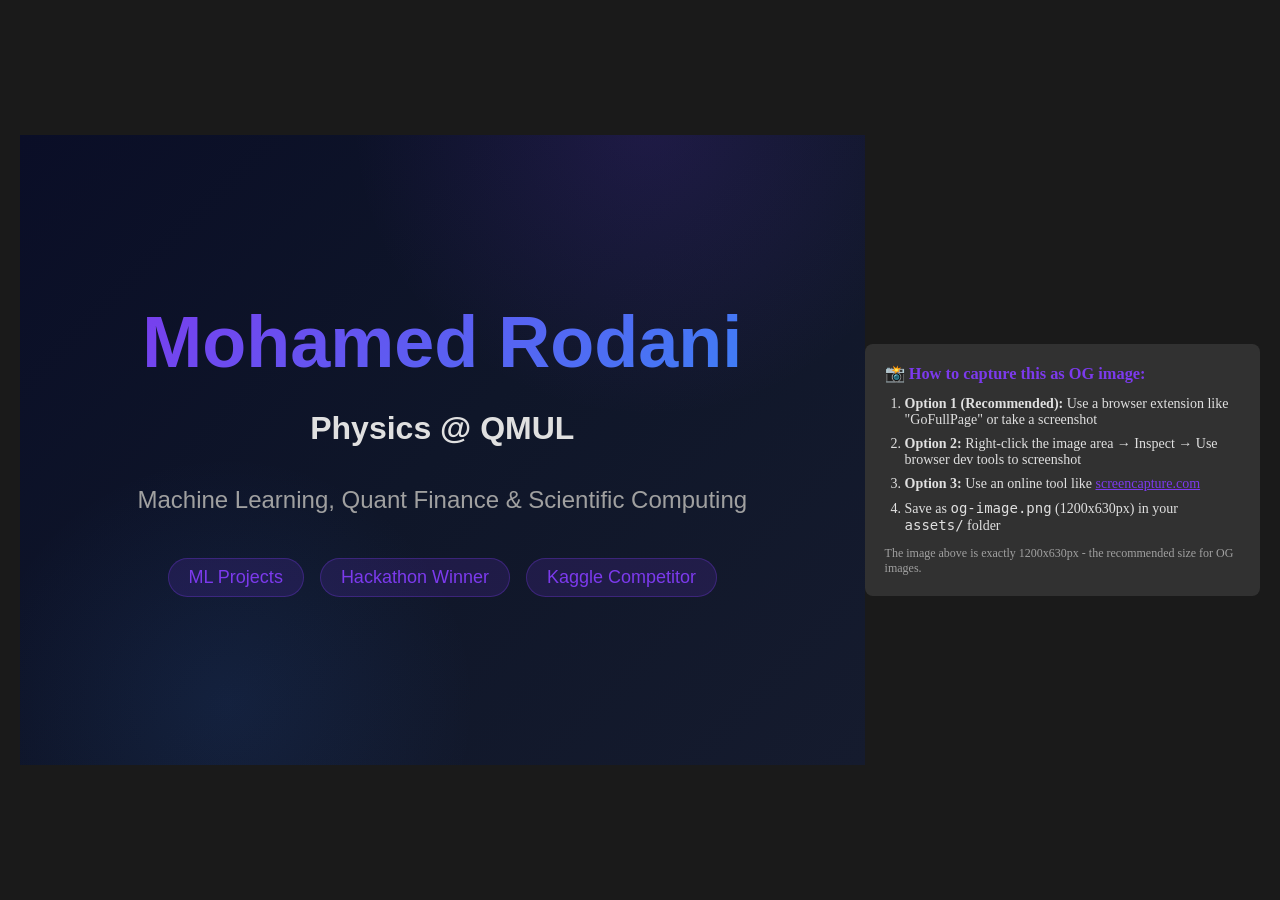
<file: generate-og-image.html>
<!DOCTYPE html>
<html lang="en">
<head>
    <meta charset="UTF-8">
    <meta name="viewport" content="width=device-width, initial-scale=1.0">
    <title>OG Image Generator</title>
    <style>
        * {
            margin: 0;
            padding: 0;
            box-sizing: border-box;
        }

        body {
            display: flex;
            justify-content: center;
            align-items: center;
            min-height: 100vh;
            background: #1a1a1a;
            padding: 20px;
        }

        .og-image {
            width: 1200px;
            height: 630px;
            background: linear-gradient(135deg, #0a0e27 0%, #0f1629 50%, #151b2e 100%);
            display: flex;
            flex-direction: column;
            justify-content: center;
            align-items: center;
            padding: 80px;
            position: relative;
            overflow: hidden;
            font-family: 'Inter', -apple-system, BlinkMacSystemFont, 'Segoe UI', sans-serif;
        }

        /* Decorative background elements */
        .og-image::before {
            content: '';
            position: absolute;
            top: -50%;
            right: -10%;
            width: 600px;
            height: 600px;
            background: radial-gradient(circle, rgba(124, 58, 237, 0.15) 0%, transparent 70%);
            border-radius: 50%;
        }

        .og-image::after {
            content: '';
            position: absolute;
            bottom: -30%;
            left: -5%;
            width: 500px;
            height: 500px;
            background: radial-gradient(circle, rgba(59, 130, 246, 0.1) 0%, transparent 70%);
            border-radius: 50%;
        }

        .content {
            position: relative;
            z-index: 1;
            text-align: center;
            width: 100%;
        }

        .name {
            font-size: 72px;
            font-weight: 700;
            background: linear-gradient(135deg, #7c3aed 0%, #3b82f6 100%);
            -webkit-background-clip: text;
            -webkit-text-fill-color: transparent;
            background-clip: text;
            margin-bottom: 24px;
            line-height: 1.1;
        }

        .tagline {
            font-size: 32px;
            color: #e0e0e0;
            font-weight: 600;
            margin-bottom: 32px;
            line-height: 1.4;
        }

        .subtitle {
            font-size: 24px;
            color: #a0a0a0;
            font-weight: 400;
            line-height: 1.5;
            max-width: 900px;
            margin: 0 auto;
        }

        .badges {
            display: flex;
            justify-content: center;
            gap: 16px;
            margin-top: 40px;
            flex-wrap: wrap;
        }

        .badge {
            padding: 8px 20px;
            background: rgba(124, 58, 237, 0.15);
            border: 1px solid rgba(124, 58, 237, 0.3);
            border-radius: 24px;
            color: #7c3aed;
            font-size: 18px;
            font-weight: 500;
        }

        .instructions {
            margin-top: 40px;
            padding: 20px;
            background: rgba(255, 255, 255, 0.1);
            border-radius: 8px;
            color: #e0e0e0;
            font-size: 14px;
            max-width: 600px;
            margin-left: auto;
            margin-right: auto;
        }

        .instructions h3 {
            margin-bottom: 12px;
            color: #7c3aed;
        }

        .instructions ol {
            text-align: left;
            padding-left: 20px;
        }

        .instructions li {
            margin-bottom: 8px;
        }
    </style>
</head>
<body>
    <div class="og-image" id="ogImage">
        <div class="content">
            <h1 class="name">Mohamed Rodani</h1>
            <p class="tagline">Physics @ QMUL</p>
            <p class="subtitle">Machine Learning, Quant Finance & Scientific Computing</p>
            <div class="badges">
                <span class="badge">ML Projects</span>
                <span class="badge">Hackathon Winner</span>
                <span class="badge">Kaggle Competitor</span>
            </div>
        </div>
    </div>

    <div class="instructions">
        <h3>📸 How to capture this as OG image:</h3>
        <ol>
            <li><strong>Option 1 (Recommended):</strong> Use a browser extension like "GoFullPage" or take a screenshot</li>
            <li><strong>Option 2:</strong> Right-click the image area → Inspect → Use browser dev tools to screenshot</li>
            <li><strong>Option 3:</strong> Use an online tool like <a href="https://www.screencapture.com" style="color: #7c3aed;">screencapture.com</a></li>
            <li>Save as <code>og-image.png</code> (1200x630px) in your <code>assets/</code> folder</li>
        </ol>
        <p style="margin-top: 12px; font-size: 12px; color: #a0a0a0;">
            The image above is exactly 1200x630px - the recommended size for OG images.
        </p>
    </div>

    <script>
        // Make sure the image is exactly 1200x630px
        const ogImage = document.getElementById('ogImage');
        console.log('OG Image dimensions:', ogImage.offsetWidth, 'x', ogImage.offsetHeight);
    </script>
</body>
</html>
</file>
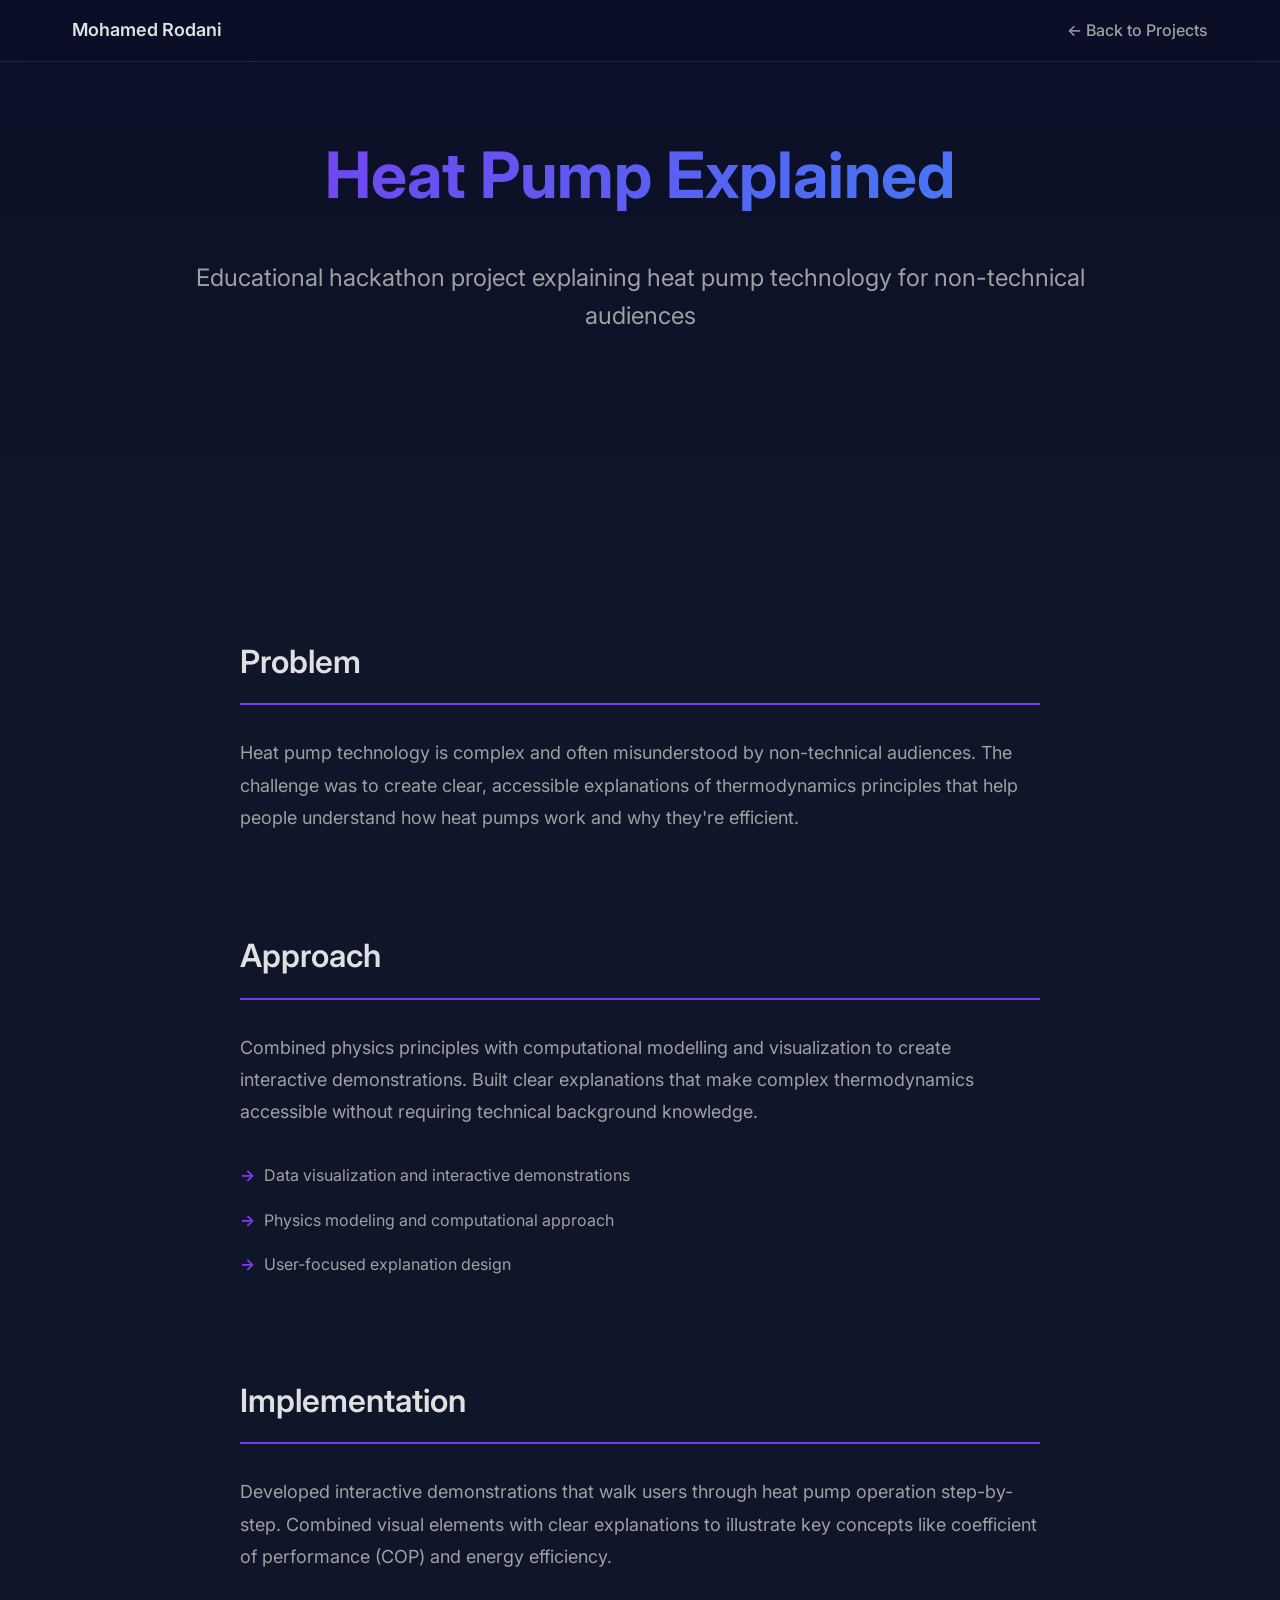
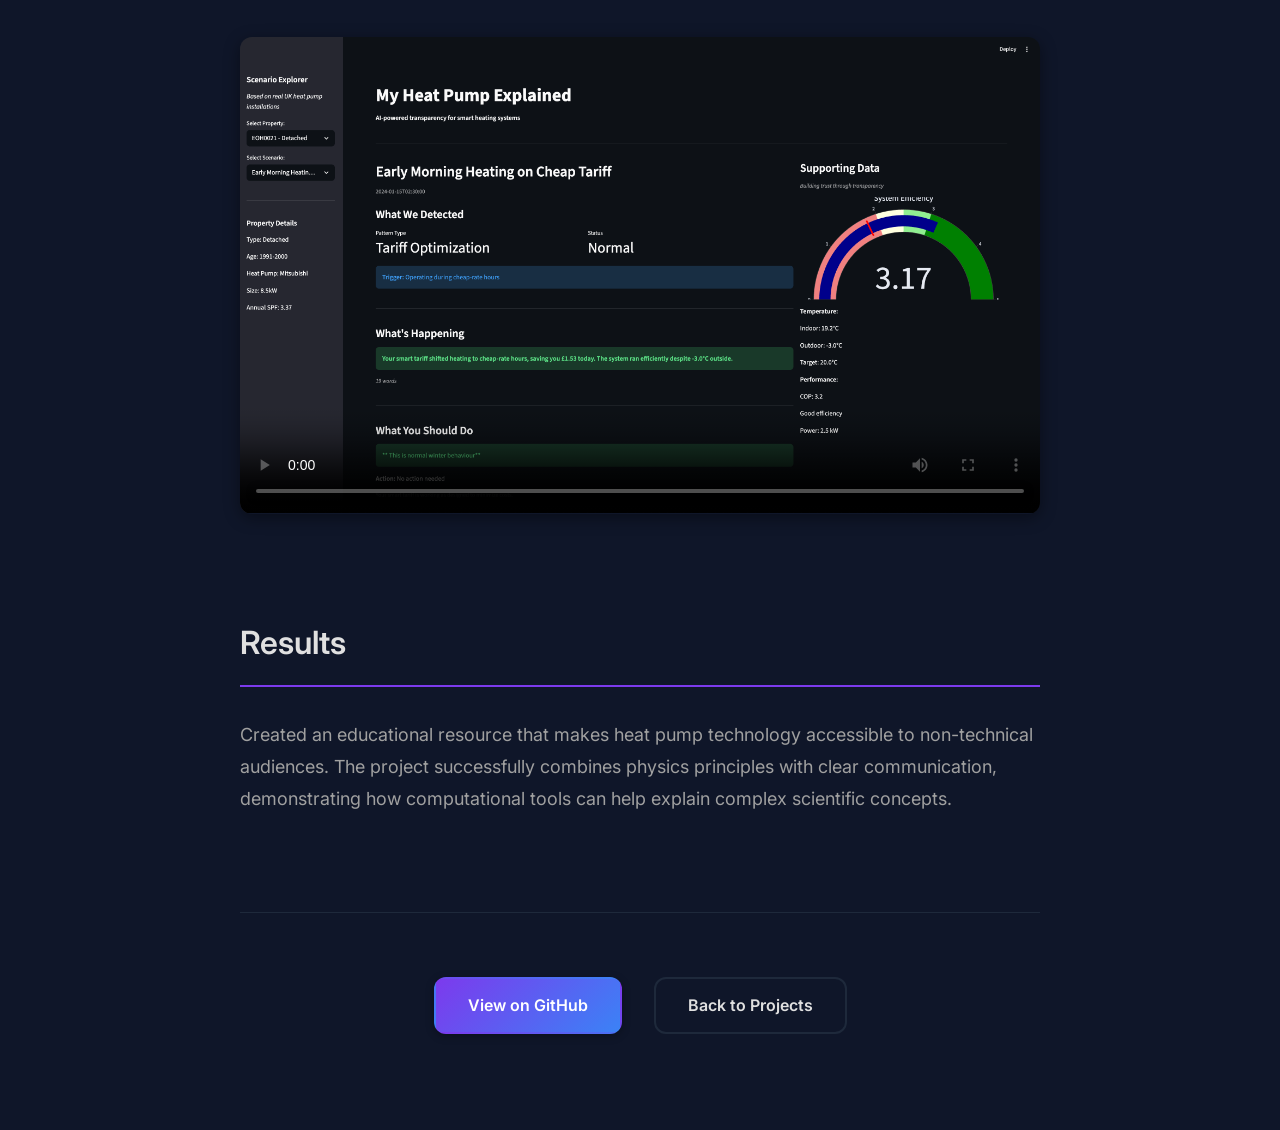
<file: projects/heat-pump-explained.html>
<!DOCTYPE html>
<html lang="en">
<head>
    <meta charset="UTF-8">
    <meta name="viewport" content="width=device-width, initial-scale=1.0">
    <title>Heat Pump Explained - Case Study | Mohamed Rodani</title>
    <link rel="stylesheet" href="../styles.css">
    <link rel="preconnect" href="https://fonts.googleapis.com">
    <link rel="preconnect" href="https://fonts.gstatic.com" crossorigin>
    <link href="https://fonts.googleapis.com/css2?family=Inter:wght@300;400;500;600;700&display=swap" rel="stylesheet">
</head>
<body>
    <!-- Navigation Bar -->
    <nav class="navbar" id="navbar" aria-label="Main navigation">
        <div class="nav-container">
            <div class="nav-logo">
                <a href="../index.html">Mohamed Rodani</a>
            </div>
            <a href="../index.html#projects" class="nav-link">← Back to Projects</a>
        </div>
    </nav>

    <!-- Case Study Hero -->
    <section class="case-study-hero">
        <div class="container">
            <div class="case-study-header reveal">
                <h1 class="case-study-title">Heat Pump Explained</h1>
                <p class="case-study-subtitle">Educational hackathon project explaining heat pump technology for non-technical audiences</p>
            </div>
        </div>
    </section>

    <!-- Case Study Content -->
    <section class="case-study-content">
        <div class="container">
            <div class="case-study-section reveal">
                <h2>Problem</h2>
                <p>Heat pump technology is complex and often misunderstood by non-technical audiences. The challenge was to create clear, accessible explanations of thermodynamics principles that help people understand how heat pumps work and why they're efficient.</p>
            </div>

            <div class="case-study-section reveal" data-delay="100">
                <h2>Approach</h2>
                <p>Combined physics principles with computational modelling and visualization to create interactive demonstrations. Built clear explanations that make complex thermodynamics accessible without requiring technical background knowledge.</p>
                <ul>
                    <li>Data visualization and interactive demonstrations</li>
                    <li>Physics modeling and computational approach</li>
                    <li>User-focused explanation design</li>
                </ul>
            </div>

            <div class="case-study-section reveal" data-delay="200">
                <h2>Implementation</h2>
                <p>Developed interactive demonstrations that walk users through heat pump operation step-by-step. Combined visual elements with clear explanations to illustrate key concepts like coefficient of performance (COP) and energy efficiency.</p>
                <div class="case-study-media">
                    <video class="case-study-video" controls poster="../assets/heat-pump.png">
                        <source src="../assets/demo_heat_pump_video.mp4" type="video/mp4">
                        Your browser does not support the video tag.
                    </video>
                </div>
            </div>

            <div class="case-study-section reveal" data-delay="300">
                <h2>Results</h2>
                <p>Created an educational resource that makes heat pump technology accessible to non-technical audiences. The project successfully combines physics principles with clear communication, demonstrating how computational tools can help explain complex scientific concepts.</p>
            </div>

            <div class="case-study-cta reveal" data-delay="400">
                <a href="https://github.com/M-Rodani1/My-Heat-pump-explained" target="_blank" class="btn btn-primary" rel="noopener noreferrer">View on GitHub</a>
                <a href="../index.html#projects" class="btn btn-secondary">Back to Projects</a>
            </div>
        </div>
    </section>

    <script src="../script.js"></script>
</body>
</html>
</file>
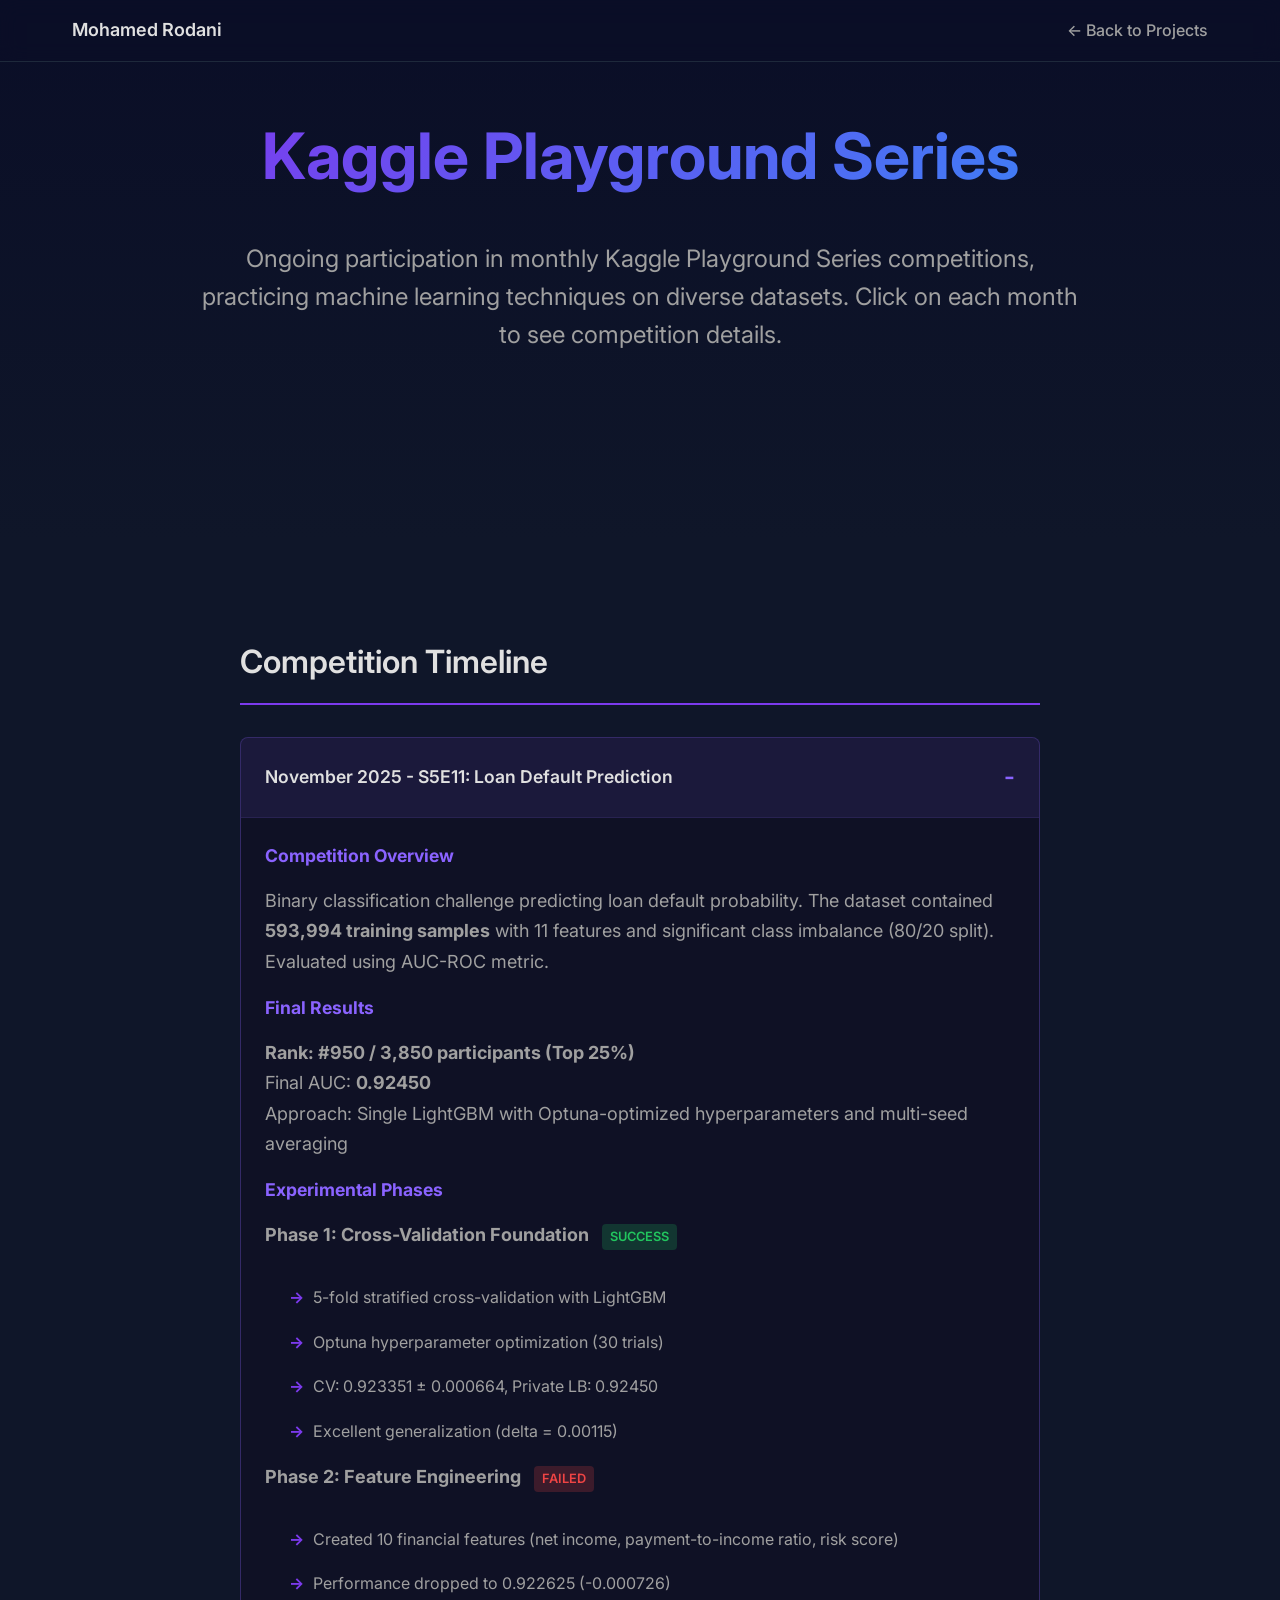
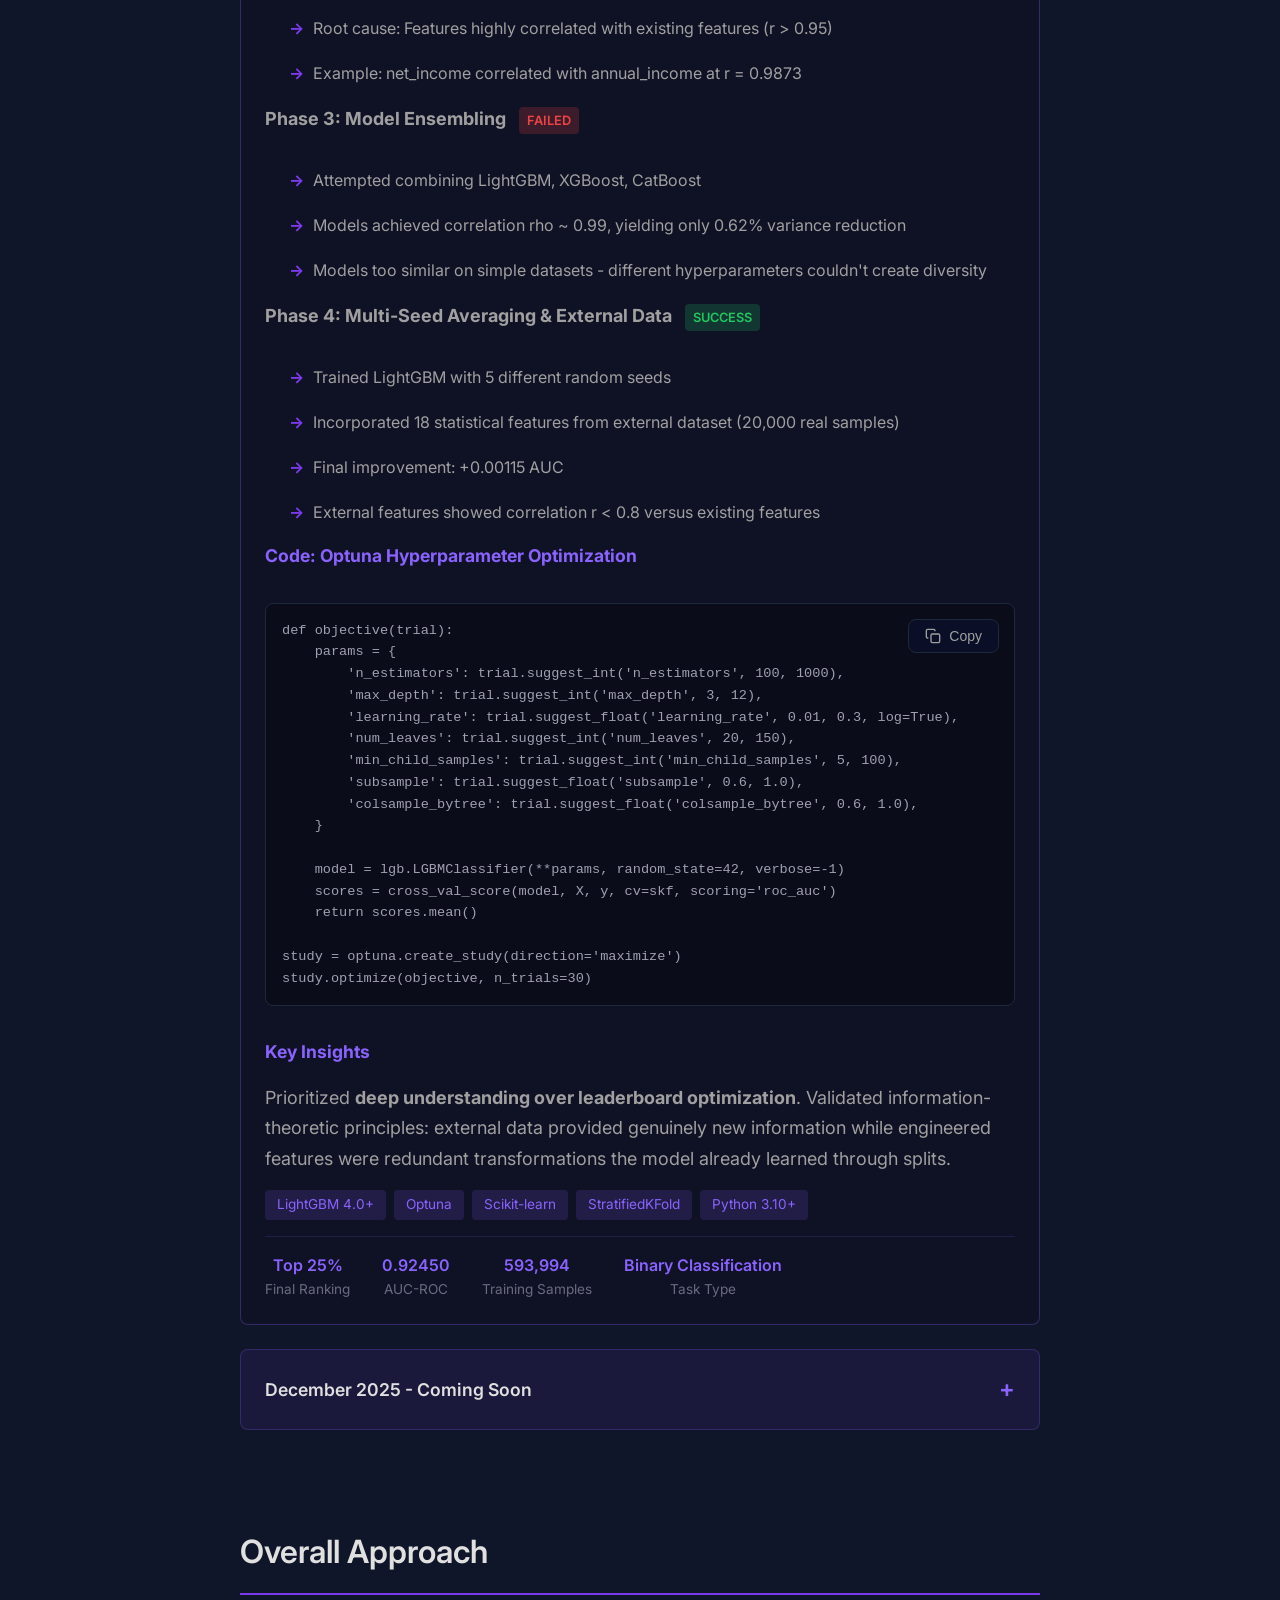
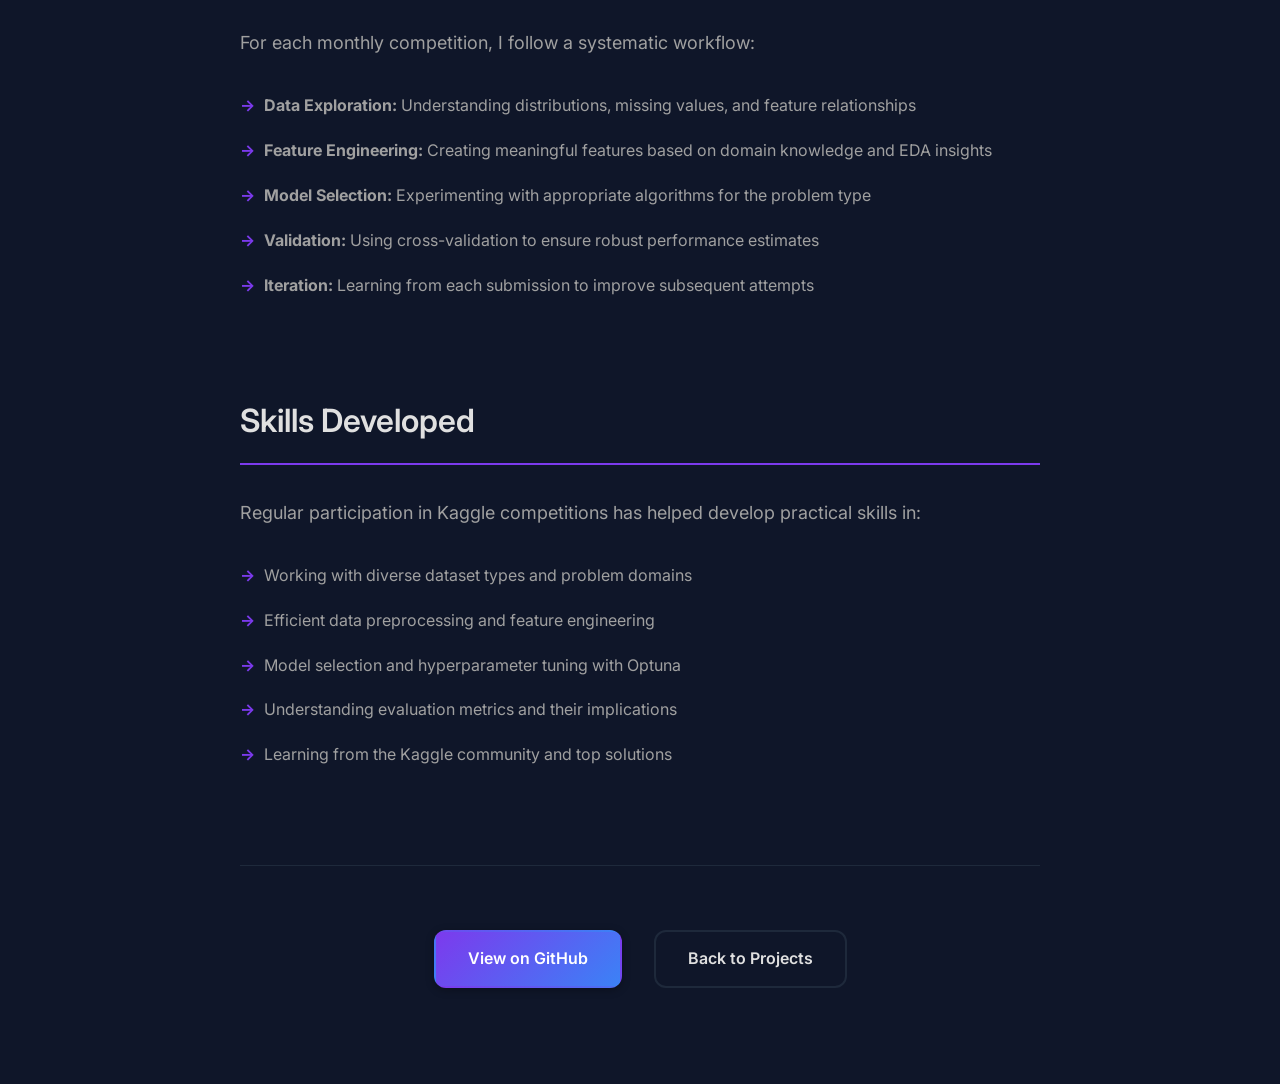
<file: projects/kaggle-playground-series.html>
<!DOCTYPE html>
<html lang="en">
<head>
    <meta charset="UTF-8">
    <meta name="viewport" content="width=device-width, initial-scale=1.0">
    <title>Kaggle Playground Series - Case Study | Mohamed Rodani</title>
    <link rel="stylesheet" href="../styles.css">
    <link rel="preconnect" href="https://fonts.googleapis.com">
    <link rel="preconnect" href="https://fonts.gstatic.com" crossorigin>
    <link href="https://fonts.googleapis.com/css2?family=Inter:wght@300;400;500;600;700&display=swap" rel="stylesheet">
    <style>
        .month-dropdown {
            margin-bottom: 1.5rem;
            border: 1px solid rgba(138, 99, 255, 0.3);
            border-radius: 8px;
            overflow: hidden;
            background: rgba(15, 15, 35, 0.6);
        }

        .month-dropdown summary {
            padding: 1.25rem 1.5rem;
            cursor: pointer;
            display: flex;
            align-items: center;
            justify-content: space-between;
            font-weight: 600;
            font-size: 1.1rem;
            color: var(--text-primary, #fff);
            background: rgba(138, 99, 255, 0.1);
            transition: background 0.3s ease;
            list-style: none;
        }

        .month-dropdown summary::-webkit-details-marker {
            display: none;
        }

        .month-dropdown summary::after {
            content: '+';
            font-size: 1.5rem;
            color: var(--primary, #8a63ff);
            transition: transform 0.3s ease;
        }

        .month-dropdown[open] summary::after {
            content: '-';
        }

        .month-dropdown summary:hover {
            background: rgba(138, 99, 255, 0.2);
        }

        .month-content {
            padding: 1.5rem;
            border-top: 1px solid rgba(138, 99, 255, 0.2);
        }

        .month-content h3 {
            color: var(--primary, #8a63ff);
            margin-bottom: 1rem;
            font-size: 1.1rem;
        }

        .month-content p {
            color: var(--text-secondary, #a0a0b0);
            line-height: 1.7;
            margin-bottom: 1rem;
        }

        .month-content ul {
            margin-left: 1.5rem;
            margin-bottom: 1rem;
        }

        .month-content li {
            color: var(--text-secondary, #a0a0b0);
            margin-bottom: 0.5rem;
            line-height: 1.6;
        }

        .competition-stats {
            display: flex;
            gap: 2rem;
            flex-wrap: wrap;
            margin-top: 1rem;
            padding-top: 1rem;
            border-top: 1px solid rgba(138, 99, 255, 0.15);
        }

        .stat-item {
            display: flex;
            flex-direction: column;
        }

        .stat-value {
            font-weight: 600;
            color: var(--primary, #8a63ff);
            font-size: 1rem;
        }

        .stat-label {
            font-size: 0.85rem;
            color: var(--text-muted, #6b6b80);
        }

        .coming-soon {
            color: var(--text-muted, #6b6b80);
            font-style: italic;
        }

        .tech-used {
            display: flex;
            flex-wrap: wrap;
            gap: 0.5rem;
            margin-top: 1rem;
        }

        .tech-tag {
            background: rgba(138, 99, 255, 0.15);
            color: var(--primary, #8a63ff);
            padding: 0.25rem 0.75rem;
            border-radius: 4px;
            font-size: 0.85rem;
        }

        .phase-result {
            display: inline-block;
            padding: 0.15rem 0.5rem;
            border-radius: 4px;
            font-size: 0.8rem;
            font-weight: 600;
            margin-left: 0.5rem;
        }

        .phase-success {
            background: rgba(34, 197, 94, 0.2);
            color: #22c55e;
        }

        .phase-fail {
            background: rgba(239, 68, 68, 0.2);
            color: #ef4444;
        }
    </style>
</head>
<body>
    <!-- Navigation Bar -->
    <nav class="navbar" id="navbar" aria-label="Main navigation">
        <div class="nav-container">
            <div class="nav-logo">
                <a href="../index.html">Mohamed Rodani</a>
            </div>
            <a href="../index.html#projects" class="nav-link">← Back to Projects</a>
        </div>
    </nav>

    <!-- Case Study Hero -->
    <section class="case-study-hero">
        <div class="container">
            <div class="case-study-header reveal">
                <h1 class="case-study-title">Kaggle Playground Series</h1>
                <p class="case-study-subtitle">Ongoing participation in monthly Kaggle Playground Series competitions, practicing machine learning techniques on diverse datasets. Click on each month to see competition details.</p>
            </div>
        </div>
    </section>

    <!-- Case Study Content -->
    <section class="case-study-content">
        <div class="container">
            <div class="case-study-section reveal">
                <h2>Competition Timeline</h2>

                <details class="month-dropdown" open>
                    <summary>November 2025 - S5E11: Loan Default Prediction</summary>
                    <div class="month-content">
                        <h3>Competition Overview</h3>
                        <p>Binary classification challenge predicting loan default probability. The dataset contained <strong>593,994 training samples</strong> with 11 features and significant class imbalance (80/20 split). Evaluated using AUC-ROC metric.</p>

                        <h3>Final Results</h3>
                        <p><strong>Rank: #950 / 3,850 participants (Top 25%)</strong><br>
                        Final AUC: <strong>0.92450</strong><br>
                        Approach: Single LightGBM with Optuna-optimized hyperparameters and multi-seed averaging</p>

                        <h3>Experimental Phases</h3>

                        <p><strong>Phase 1: Cross-Validation Foundation</strong> <span class="phase-result phase-success">SUCCESS</span></p>
                        <ul>
                            <li>5-fold stratified cross-validation with LightGBM</li>
                            <li>Optuna hyperparameter optimization (30 trials)</li>
                            <li>CV: 0.923351 ± 0.000664, Private LB: 0.92450</li>
                            <li>Excellent generalization (delta = 0.00115)</li>
                        </ul>

                        <p><strong>Phase 2: Feature Engineering</strong> <span class="phase-result phase-fail">FAILED</span></p>
                        <ul>
                            <li>Created 10 financial features (net income, payment-to-income ratio, risk score)</li>
                            <li>Performance dropped to 0.922625 (-0.000726)</li>
                            <li>Root cause: Features highly correlated with existing features (r > 0.95)</li>
                            <li>Example: net_income correlated with annual_income at r = 0.9873</li>
                        </ul>

                        <p><strong>Phase 3: Model Ensembling</strong> <span class="phase-result phase-fail">FAILED</span></p>
                        <ul>
                            <li>Attempted combining LightGBM, XGBoost, CatBoost</li>
                            <li>Models achieved correlation rho ~ 0.99, yielding only 0.62% variance reduction</li>
                            <li>Models too similar on simple datasets - different hyperparameters couldn't create diversity</li>
                        </ul>

                        <p><strong>Phase 4: Multi-Seed Averaging & External Data</strong> <span class="phase-result phase-success">SUCCESS</span></p>
                        <ul>
                            <li>Trained LightGBM with 5 different random seeds</li>
                            <li>Incorporated 18 statistical features from external dataset (20,000 real samples)</li>
                            <li>Final improvement: +0.00115 AUC</li>
                            <li>External features showed correlation r < 0.8 versus existing features</li>
                        </ul>

                        <h3>Code: Optuna Hyperparameter Optimization</h3>
                        <pre style="background: rgba(0,0,0,0.3); padding: 1rem; border-radius: 8px; overflow-x: auto; font-size: 0.85rem; color: #a0a0b0;"><code>def objective(trial):
    params = {
        'n_estimators': trial.suggest_int('n_estimators', 100, 1000),
        'max_depth': trial.suggest_int('max_depth', 3, 12),
        'learning_rate': trial.suggest_float('learning_rate', 0.01, 0.3, log=True),
        'num_leaves': trial.suggest_int('num_leaves', 20, 150),
        'min_child_samples': trial.suggest_int('min_child_samples', 5, 100),
        'subsample': trial.suggest_float('subsample', 0.6, 1.0),
        'colsample_bytree': trial.suggest_float('colsample_bytree', 0.6, 1.0),
    }

    model = lgb.LGBMClassifier(**params, random_state=42, verbose=-1)
    scores = cross_val_score(model, X, y, cv=skf, scoring='roc_auc')
    return scores.mean()

study = optuna.create_study(direction='maximize')
study.optimize(objective, n_trials=30)</code></pre>

                        <h3>Key Insights</h3>
                        <p>Prioritized <strong>deep understanding over leaderboard optimization</strong>. Validated information-theoretic principles: external data provided genuinely new information while engineered features were redundant transformations the model already learned through splits.</p>

                        <div class="tech-used">
                            <span class="tech-tag">LightGBM 4.0+</span>
                            <span class="tech-tag">Optuna</span>
                            <span class="tech-tag">Scikit-learn</span>
                            <span class="tech-tag">StratifiedKFold</span>
                            <span class="tech-tag">Python 3.10+</span>
                        </div>

                        <div class="competition-stats">
                            <div class="stat-item">
                                <span class="stat-value">Top 25%</span>
                                <span class="stat-label">Final Ranking</span>
                            </div>
                            <div class="stat-item">
                                <span class="stat-value">0.92450</span>
                                <span class="stat-label">AUC-ROC</span>
                            </div>
                            <div class="stat-item">
                                <span class="stat-value">593,994</span>
                                <span class="stat-label">Training Samples</span>
                            </div>
                            <div class="stat-item">
                                <span class="stat-value">Binary Classification</span>
                                <span class="stat-label">Task Type</span>
                            </div>
                        </div>
                    </div>
                </details>

                <details class="month-dropdown">
                    <summary>December 2025 - Coming Soon</summary>
                    <div class="month-content">
                        <p class="coming-soon">December 2025 competition details will be added once the competition is complete.</p>
                    </div>
                </details>

            </div>

            <div class="case-study-section reveal" data-delay="100">
                <h2>Overall Approach</h2>
                <p>For each monthly competition, I follow a systematic workflow:</p>
                <ul>
                    <li><strong>Data Exploration:</strong> Understanding distributions, missing values, and feature relationships</li>
                    <li><strong>Feature Engineering:</strong> Creating meaningful features based on domain knowledge and EDA insights</li>
                    <li><strong>Model Selection:</strong> Experimenting with appropriate algorithms for the problem type</li>
                    <li><strong>Validation:</strong> Using cross-validation to ensure robust performance estimates</li>
                    <li><strong>Iteration:</strong> Learning from each submission to improve subsequent attempts</li>
                </ul>
            </div>

            <div class="case-study-section reveal" data-delay="200">
                <h2>Skills Developed</h2>
                <p>Regular participation in Kaggle competitions has helped develop practical skills in:</p>
                <ul>
                    <li>Working with diverse dataset types and problem domains</li>
                    <li>Efficient data preprocessing and feature engineering</li>
                    <li>Model selection and hyperparameter tuning with Optuna</li>
                    <li>Understanding evaluation metrics and their implications</li>
                    <li>Learning from the Kaggle community and top solutions</li>
                </ul>
            </div>

            <div class="case-study-cta reveal" data-delay="300">
                <a href="https://github.com/M-Rodani1/kaggle-playground-series" target="_blank" class="btn btn-primary" rel="noopener noreferrer">View on GitHub</a>
                <a href="../index.html#projects" class="btn btn-secondary">Back to Projects</a>
            </div>
        </div>
    </section>

    <script src="../script.js"></script>
</body>
</html>
</file>
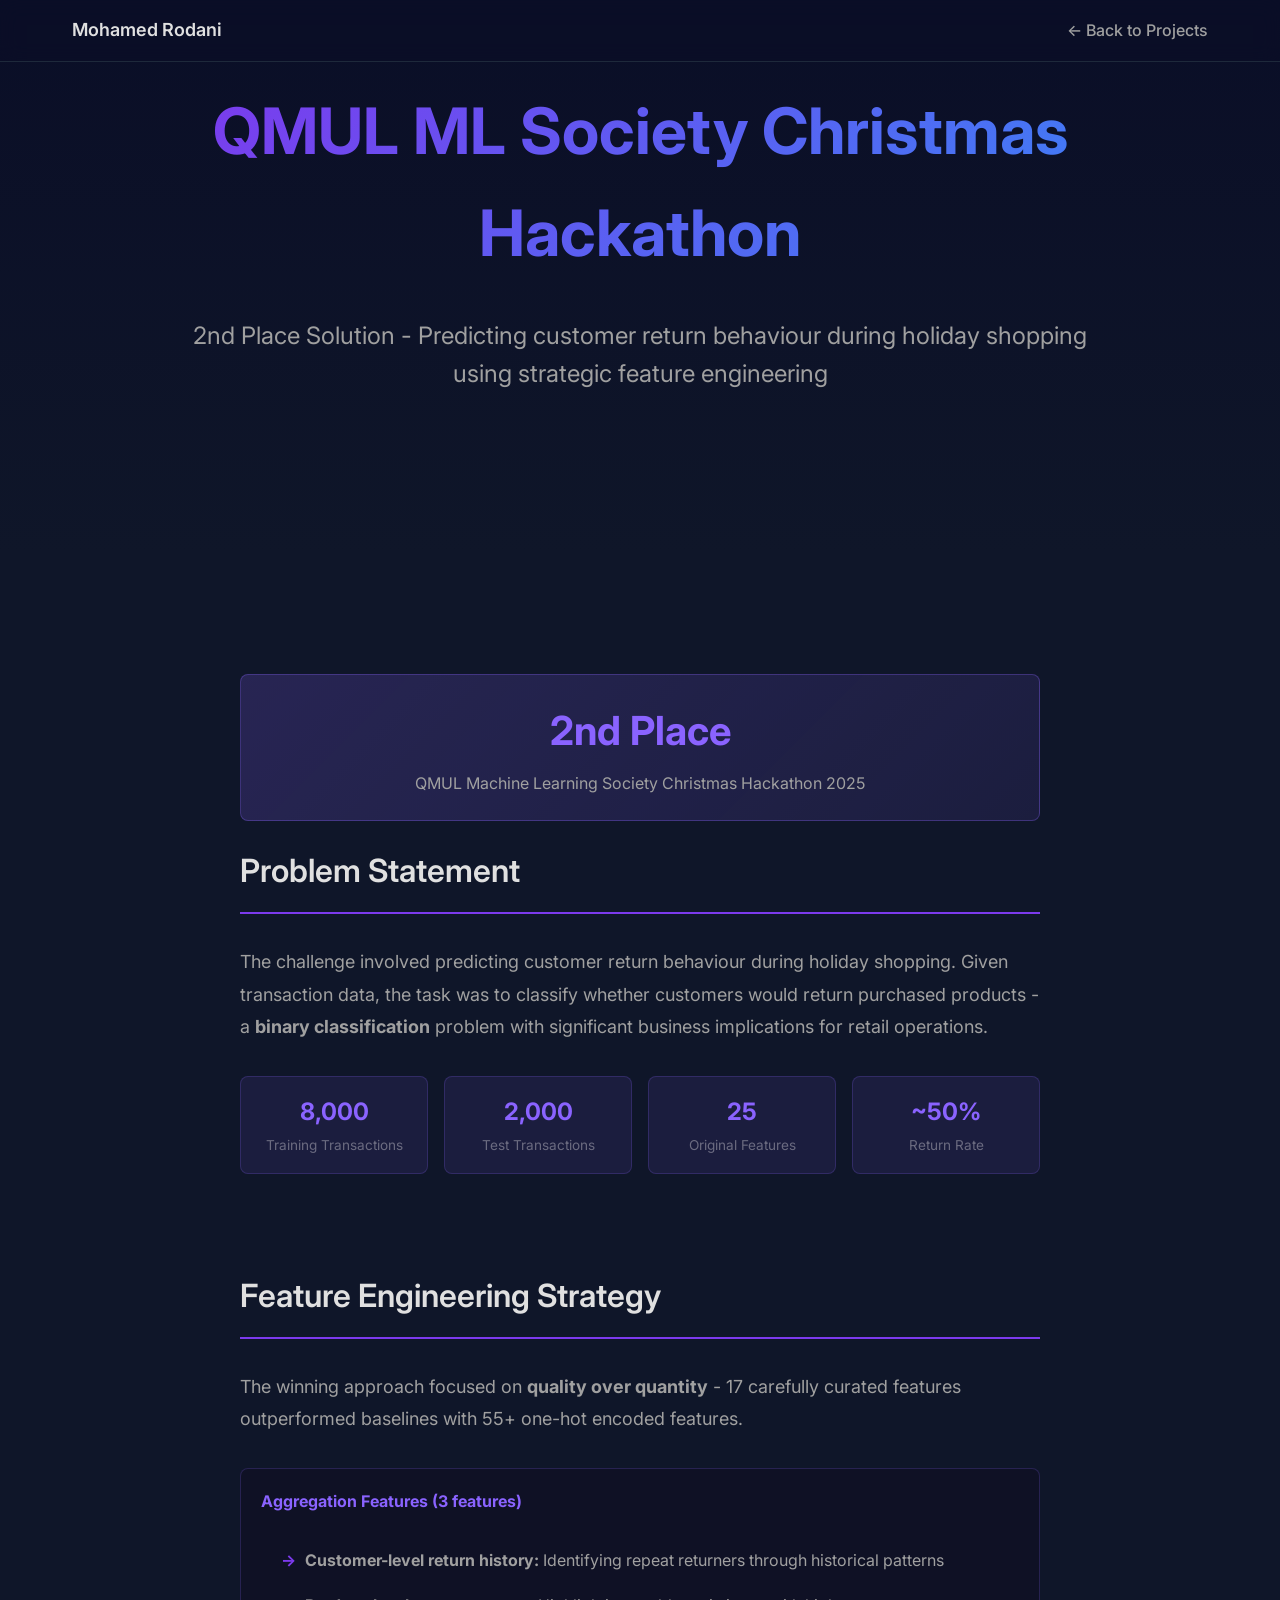
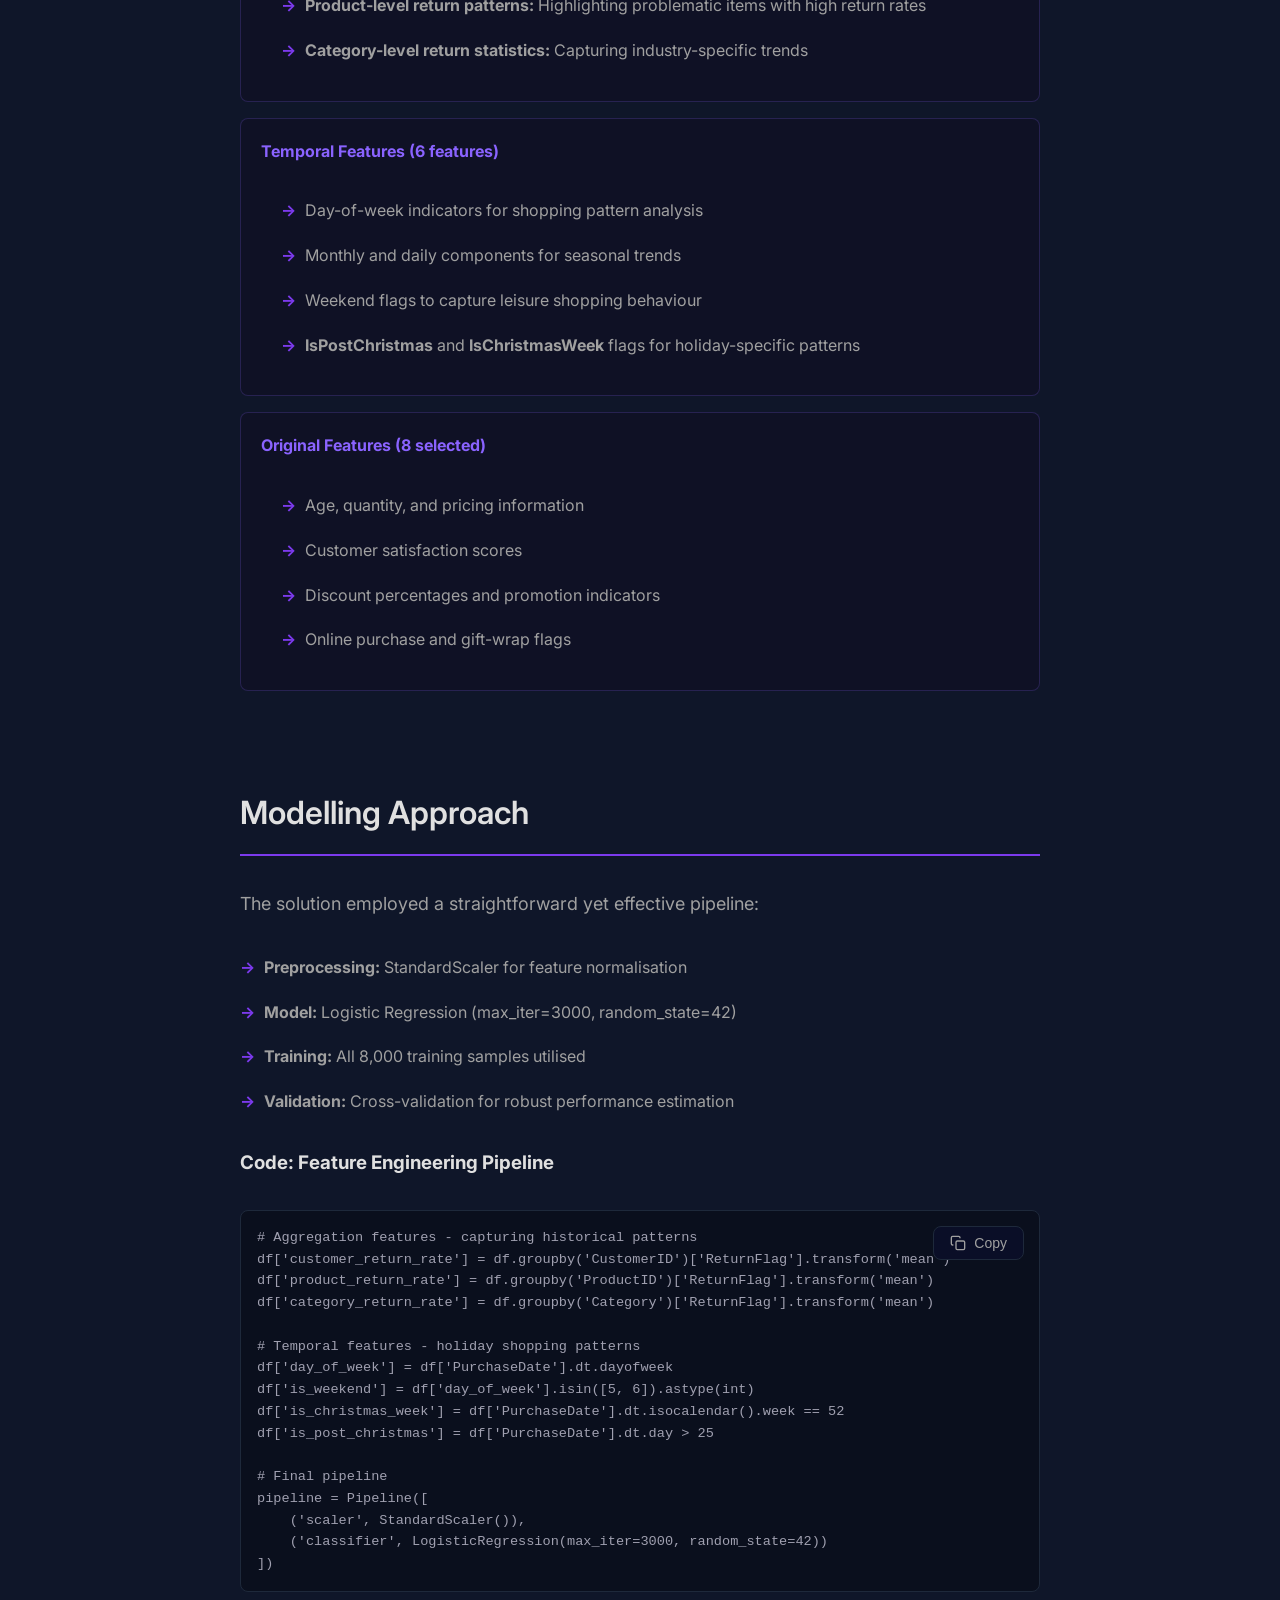
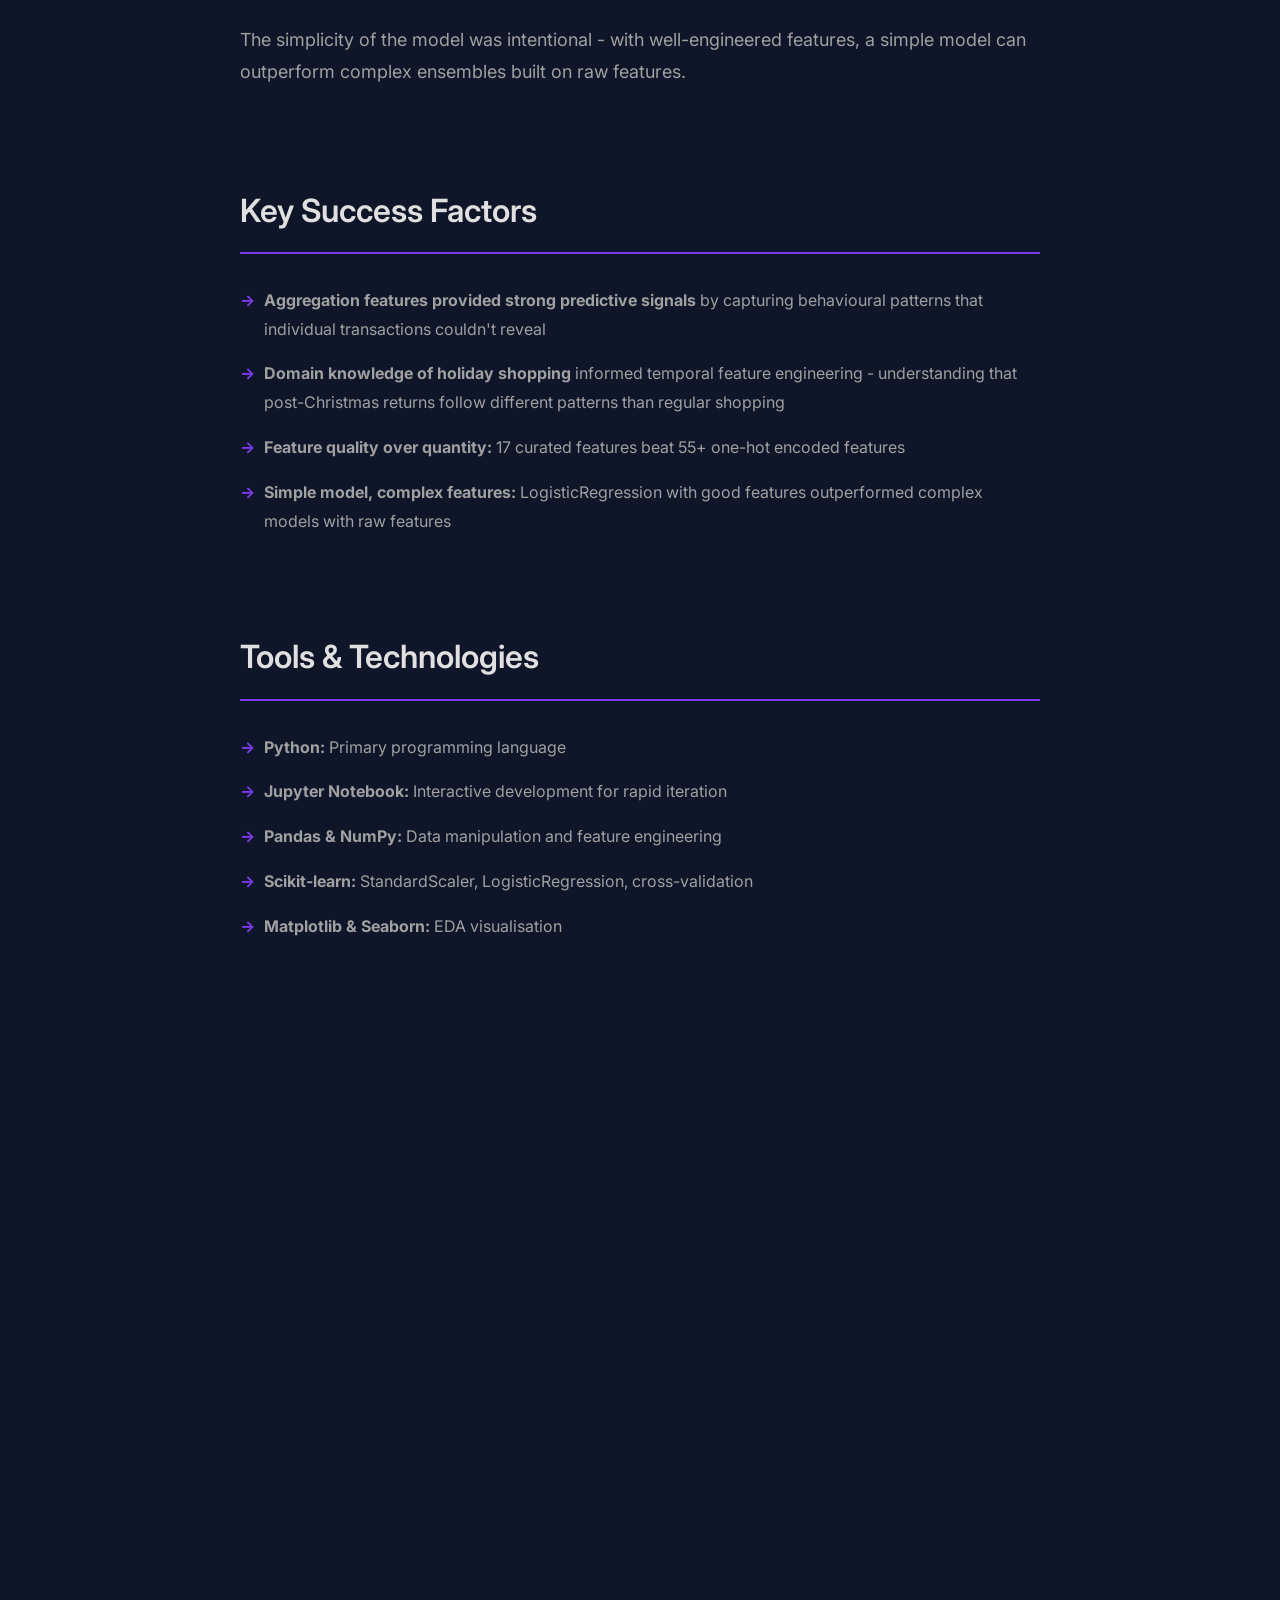
<file: projects/qmml-christmas-hackathon.html>
<!DOCTYPE html>
<html lang="en">
<head>
    <meta charset="UTF-8">
    <meta name="viewport" content="width=device-width, initial-scale=1.0">
    <title>QMUL ML Society Christmas Hackathon - Case Study | Mohamed Rodani</title>
    <link rel="stylesheet" href="../styles.css">
    <link rel="preconnect" href="https://fonts.googleapis.com">
    <link rel="preconnect" href="https://fonts.gstatic.com" crossorigin>
    <link href="https://fonts.googleapis.com/css2?family=Inter:wght@300;400;500;600;700&display=swap" rel="stylesheet">
    <style>
        .result-highlight {
            background: linear-gradient(135deg, rgba(138, 99, 255, 0.2), rgba(138, 99, 255, 0.1));
            border: 1px solid rgba(138, 99, 255, 0.3);
            border-radius: 8px;
            padding: 1.5rem;
            margin: 1.5rem 0;
            text-align: center;
        }

        .result-highlight .place {
            font-size: 2.5rem;
            font-weight: 700;
            color: var(--primary, #8a63ff);
            margin-bottom: 0.5rem;
        }

        .result-highlight .description {
            color: var(--text-secondary, #a0a0b0);
            font-size: 1rem;
        }

        .feature-category {
            background: rgba(15, 15, 35, 0.6);
            border: 1px solid rgba(138, 99, 255, 0.2);
            border-radius: 8px;
            padding: 1.25rem;
            margin-bottom: 1rem;
        }

        .feature-category h4 {
            color: var(--primary, #8a63ff);
            margin-bottom: 0.75rem;
            font-size: 1rem;
        }

        .feature-category ul {
            margin-left: 1.25rem;
            margin-bottom: 0;
        }

        .feature-category li {
            margin-bottom: 0.4rem;
        }

        .stats-grid {
            display: grid;
            grid-template-columns: repeat(auto-fit, minmax(150px, 1fr));
            gap: 1rem;
            margin: 1.5rem 0;
        }

        .stat-box {
            background: rgba(138, 99, 255, 0.1);
            border: 1px solid rgba(138, 99, 255, 0.2);
            border-radius: 8px;
            padding: 1rem;
            text-align: center;
        }

        .stat-box .value {
            font-size: 1.5rem;
            font-weight: 700;
            color: var(--primary, #8a63ff);
        }

        .stat-box .label {
            font-size: 0.85rem;
            color: var(--text-muted, #6b6b80);
            margin-top: 0.25rem;
        }
    </style>
</head>
<body>
    <!-- Navigation Bar -->
    <nav class="navbar" id="navbar" aria-label="Main navigation">
        <div class="nav-container">
            <div class="nav-logo">
                <a href="../index.html">Mohamed Rodani</a>
            </div>
            <a href="../index.html#projects" class="nav-link">← Back to Projects</a>
        </div>
    </nav>

    <!-- Case Study Hero -->
    <section class="case-study-hero">
        <div class="container">
            <div class="case-study-header reveal">
                <h1 class="case-study-title">QMUL ML Society Christmas Hackathon</h1>
                <p class="case-study-subtitle">2nd Place Solution - Predicting customer return behaviour during holiday shopping using strategic feature engineering</p>
            </div>
        </div>
    </section>

    <!-- Case Study Content -->
    <section class="case-study-content">
        <div class="container">
            <div class="result-highlight reveal">
                <div class="place">2nd Place</div>
                <div class="description">QMUL Machine Learning Society Christmas Hackathon 2025</div>
            </div>

            <div class="case-study-section reveal">
                <h2>Problem Statement</h2>
                <p>The challenge involved predicting customer return behaviour during holiday shopping. Given transaction data, the task was to classify whether customers would return purchased products - a <strong>binary classification</strong> problem with significant business implications for retail operations.</p>

                <div class="stats-grid">
                    <div class="stat-box">
                        <div class="value">8,000</div>
                        <div class="label">Training Transactions</div>
                    </div>
                    <div class="stat-box">
                        <div class="value">2,000</div>
                        <div class="label">Test Transactions</div>
                    </div>
                    <div class="stat-box">
                        <div class="value">25</div>
                        <div class="label">Original Features</div>
                    </div>
                    <div class="stat-box">
                        <div class="value">~50%</div>
                        <div class="label">Return Rate</div>
                    </div>
                </div>
            </div>

            <div class="case-study-section reveal" data-delay="100">
                <h2>Feature Engineering Strategy</h2>
                <p>The winning approach focused on <strong>quality over quantity</strong> - 17 carefully curated features outperformed baselines with 55+ one-hot encoded features.</p>

                <div class="feature-category">
                    <h4>Aggregation Features (3 features)</h4>
                    <ul>
                        <li><strong>Customer-level return history:</strong> Identifying repeat returners through historical patterns</li>
                        <li><strong>Product-level return patterns:</strong> Highlighting problematic items with high return rates</li>
                        <li><strong>Category-level return statistics:</strong> Capturing industry-specific trends</li>
                    </ul>
                </div>

                <div class="feature-category">
                    <h4>Temporal Features (6 features)</h4>
                    <ul>
                        <li>Day-of-week indicators for shopping pattern analysis</li>
                        <li>Monthly and daily components for seasonal trends</li>
                        <li>Weekend flags to capture leisure shopping behaviour</li>
                        <li><strong>IsPostChristmas</strong> and <strong>IsChristmasWeek</strong> flags for holiday-specific patterns</li>
                    </ul>
                </div>

                <div class="feature-category">
                    <h4>Original Features (8 selected)</h4>
                    <ul>
                        <li>Age, quantity, and pricing information</li>
                        <li>Customer satisfaction scores</li>
                        <li>Discount percentages and promotion indicators</li>
                        <li>Online purchase and gift-wrap flags</li>
                    </ul>
                </div>
            </div>

            <div class="case-study-section reveal" data-delay="200">
                <h2>Modelling Approach</h2>
                <p>The solution employed a straightforward yet effective pipeline:</p>
                <ul>
                    <li><strong>Preprocessing:</strong> StandardScaler for feature normalisation</li>
                    <li><strong>Model:</strong> Logistic Regression (max_iter=3000, random_state=42)</li>
                    <li><strong>Training:</strong> All 8,000 training samples utilised</li>
                    <li><strong>Validation:</strong> Cross-validation for robust performance estimation</li>
                </ul>

                <h3>Code: Feature Engineering Pipeline</h3>
                <pre style="background: rgba(0,0,0,0.3); padding: 1rem; border-radius: 8px; overflow-x: auto; font-size: 0.85rem; color: #a0a0b0;"><code># Aggregation features - capturing historical patterns
df['customer_return_rate'] = df.groupby('CustomerID')['ReturnFlag'].transform('mean')
df['product_return_rate'] = df.groupby('ProductID')['ReturnFlag'].transform('mean')
df['category_return_rate'] = df.groupby('Category')['ReturnFlag'].transform('mean')

# Temporal features - holiday shopping patterns
df['day_of_week'] = df['PurchaseDate'].dt.dayofweek
df['is_weekend'] = df['day_of_week'].isin([5, 6]).astype(int)
df['is_christmas_week'] = df['PurchaseDate'].dt.isocalendar().week == 52
df['is_post_christmas'] = df['PurchaseDate'].dt.day > 25

# Final pipeline
pipeline = Pipeline([
    ('scaler', StandardScaler()),
    ('classifier', LogisticRegression(max_iter=3000, random_state=42))
])</code></pre>

                <p>The simplicity of the model was intentional - with well-engineered features, a simple model can outperform complex ensembles built on raw features.</p>
            </div>

            <div class="case-study-section reveal" data-delay="300">
                <h2>Key Success Factors</h2>
                <ul>
                    <li><strong>Aggregation features provided strong predictive signals</strong> by capturing behavioural patterns that individual transactions couldn't reveal</li>
                    <li><strong>Domain knowledge of holiday shopping</strong> informed temporal feature engineering - understanding that post-Christmas returns follow different patterns than regular shopping</li>
                    <li><strong>Feature quality over quantity:</strong> 17 curated features beat 55+ one-hot encoded features</li>
                    <li><strong>Simple model, complex features:</strong> LogisticRegression with good features outperformed complex models with raw features</li>
                </ul>
            </div>

            <div class="case-study-section reveal" data-delay="400">
                <h2>Tools & Technologies</h2>
                <ul>
                    <li><strong>Python:</strong> Primary programming language</li>
                    <li><strong>Jupyter Notebook:</strong> Interactive development for rapid iteration</li>
                    <li><strong>Pandas & NumPy:</strong> Data manipulation and feature engineering</li>
                    <li><strong>Scikit-learn:</strong> StandardScaler, LogisticRegression, cross-validation</li>
                    <li><strong>Matplotlib & Seaborn:</strong> EDA visualisation</li>
                </ul>
            </div>

            <div class="case-study-section reveal" data-delay="500">
                <h2>Key Learnings</h2>
                <ul>
                    <li><strong>Feature engineering is often more valuable than model complexity</strong> - time spent understanding the data and creating meaningful features pays off more than hyperparameter tuning</li>
                    <li><strong>Domain knowledge matters:</strong> Understanding holiday shopping patterns directly translated to better features</li>
                    <li><strong>Aggregation features capture patterns individual samples can't:</strong> Customer and product history revealed trends invisible at the transaction level</li>
                    <li><strong>Simple models are interpretable:</strong> LogisticRegression coefficients helped validate that features made business sense</li>
                </ul>
            </div>

            <div class="case-study-cta reveal" data-delay="600">
                <a href="https://github.com/M-Rodani1/qmml-christmas-hackathon" target="_blank" class="btn btn-primary" rel="noopener noreferrer">View on GitHub</a>
                <a href="../index.html#projects" class="btn btn-secondary">Back to Projects</a>
            </div>
        </div>
    </section>

    <script src="../script.js"></script>
</body>
</html>
</file>
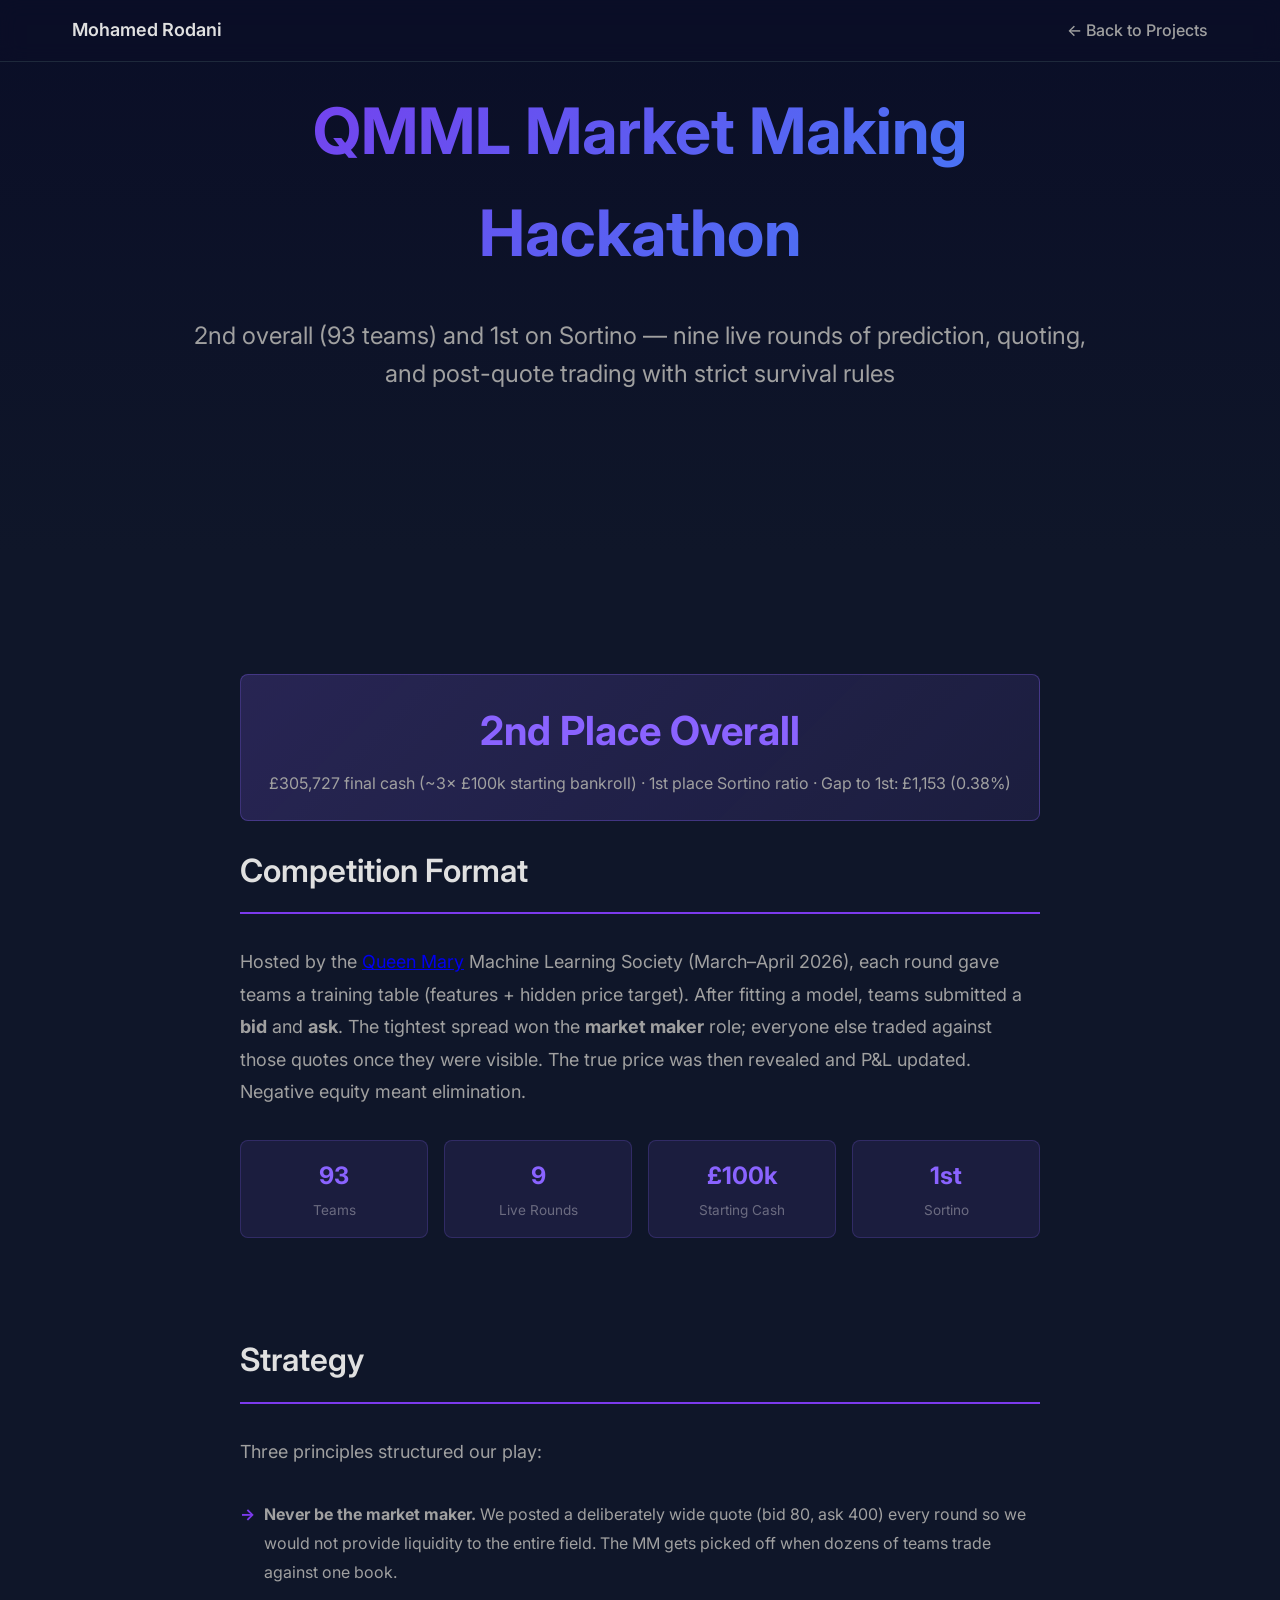
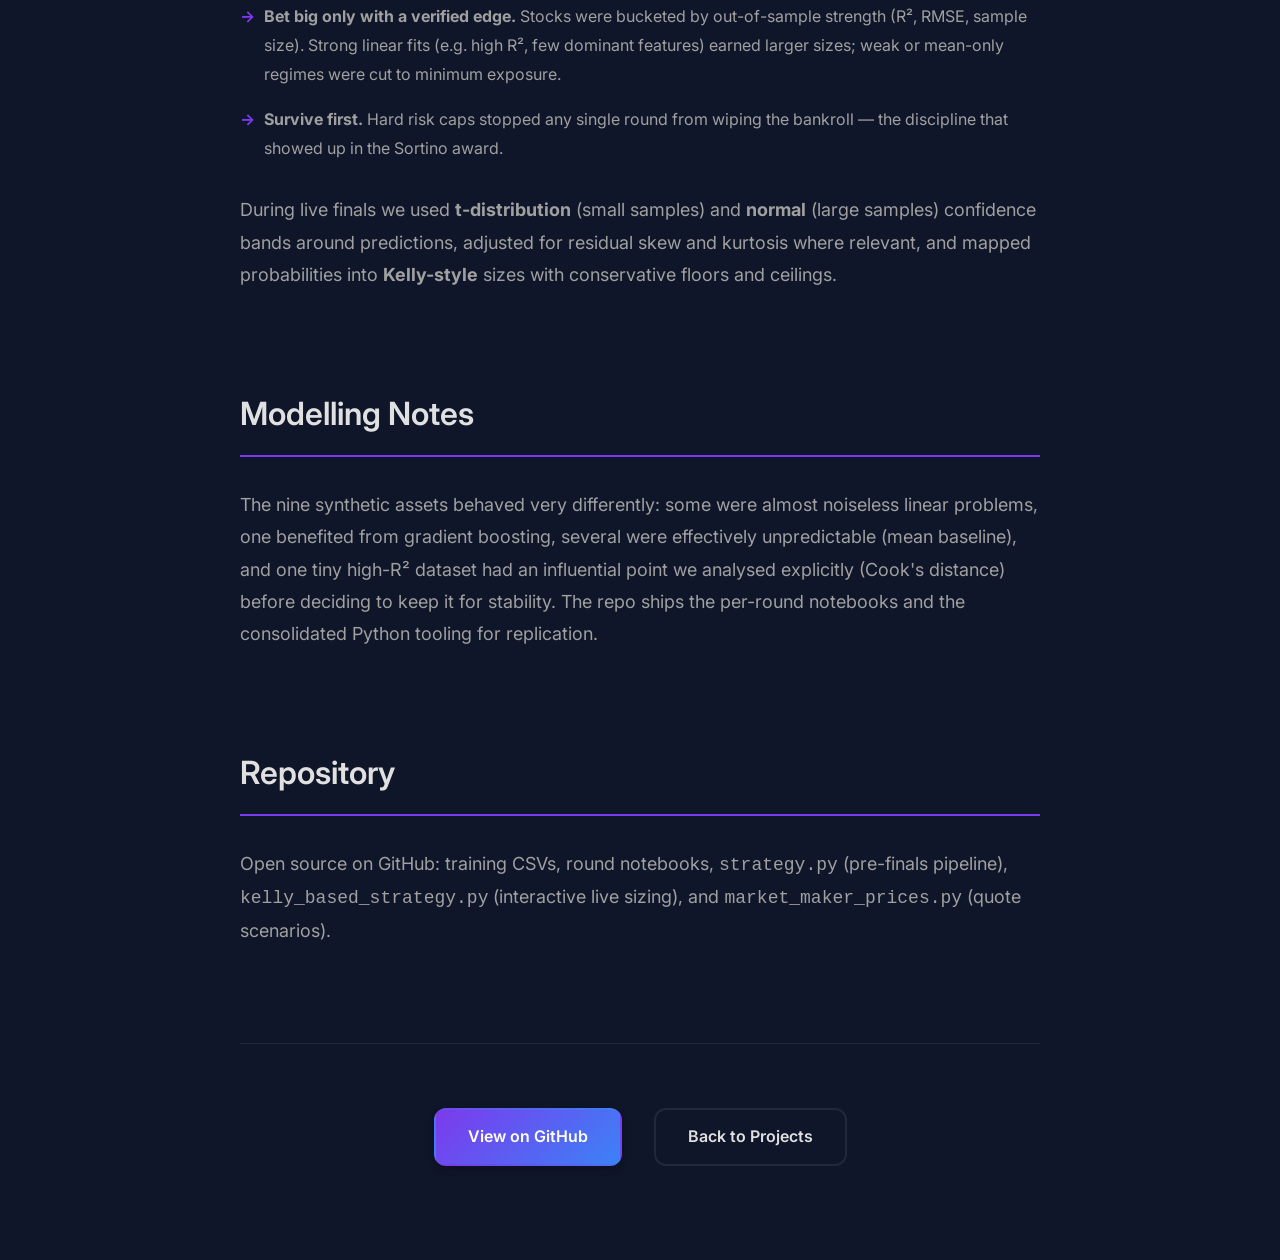
<file: projects/qmml-market-making-hackathon.html>
<!DOCTYPE html>
<html lang="en">
<head>
    <meta charset="UTF-8">
    <meta name="viewport" content="width=device-width, initial-scale=1.0">
    <title>QMML Market Making Hackathon - Case Study | Mohamed Rodani</title>
    <link rel="stylesheet" href="../styles.css">
    <link rel="preconnect" href="https://fonts.googleapis.com">
    <link rel="preconnect" href="https://fonts.gstatic.com" crossorigin>
    <link href="https://fonts.googleapis.com/css2?family=Inter:wght@300;400;500;600;700&display=swap" rel="stylesheet">
    <style>
        .result-highlight {
            background: linear-gradient(135deg, rgba(138, 99, 255, 0.2), rgba(138, 99, 255, 0.1));
            border: 1px solid rgba(138, 99, 255, 0.3);
            border-radius: 8px;
            padding: 1.5rem;
            margin: 1.5rem 0;
            text-align: center;
        }

        .result-highlight .place {
            font-size: 2.5rem;
            font-weight: 700;
            color: var(--primary, #8a63ff);
            margin-bottom: 0.5rem;
        }

        .result-highlight .description {
            color: var(--text-secondary, #a0a0b0);
            font-size: 1rem;
        }

        .stats-grid {
            display: grid;
            grid-template-columns: repeat(auto-fit, minmax(150px, 1fr));
            gap: 1rem;
            margin: 1.5rem 0;
        }

        .stat-box {
            background: rgba(138, 99, 255, 0.1);
            border: 1px solid rgba(138, 99, 255, 0.2);
            border-radius: 8px;
            padding: 1rem;
            text-align: center;
        }

        .stat-box .value {
            font-size: 1.5rem;
            font-weight: 700;
            color: var(--primary, #8a63ff);
        }

        .stat-box .label {
            font-size: 0.85rem;
            color: var(--text-muted, #6b6b80);
            margin-top: 0.25rem;
        }
    </style>
</head>
<body>
    <nav class="navbar" id="navbar" aria-label="Main navigation">
        <div class="nav-container">
            <div class="nav-logo">
                <a href="../index.html">Mohamed Rodani</a>
            </div>
            <a href="../index.html#projects" class="nav-link">← Back to Projects</a>
        </div>
    </nav>

    <section class="case-study-hero">
        <div class="container">
            <div class="case-study-header reveal">
                <h1 class="case-study-title">QMML Market Making Hackathon</h1>
                <p class="case-study-subtitle">2nd overall (93 teams) and 1st on Sortino — nine live rounds of prediction, quoting, and post-quote trading with strict survival rules</p>
            </div>
        </div>
    </section>

    <section class="case-study-content">
        <div class="container">
            <div class="result-highlight reveal">
                <div class="place">2nd Place Overall</div>
                <div class="description">£305,727 final cash (~3× £100k starting bankroll) · 1st place Sortino ratio · Gap to 1st: £1,153 (0.38%)</div>
            </div>

            <div class="case-study-section reveal">
                <h2>Competition Format</h2>
                <p>Hosted by the <a href="https://www.qmul.ac.uk/" target="_blank" rel="noopener noreferrer">Queen Mary</a> Machine Learning Society (March–April 2026), each round gave teams a training table (features + hidden price target). After fitting a model, teams submitted a <strong>bid</strong> and <strong>ask</strong>. The tightest spread won the <strong>market maker</strong> role; everyone else traded against those quotes once they were visible. The true price was then revealed and P&amp;L updated. Negative equity meant elimination.</p>

                <div class="stats-grid">
                    <div class="stat-box">
                        <div class="value">93</div>
                        <div class="label">Teams</div>
                    </div>
                    <div class="stat-box">
                        <div class="value">9</div>
                        <div class="label">Live Rounds</div>
                    </div>
                    <div class="stat-box">
                        <div class="value">£100k</div>
                        <div class="label">Starting Cash</div>
                    </div>
                    <div class="stat-box">
                        <div class="value">1st</div>
                        <div class="label">Sortino</div>
                    </div>
                </div>
            </div>

            <div class="case-study-section reveal" data-delay="100">
                <h2>Strategy</h2>
                <p>Three principles structured our play:</p>
                <ul>
                    <li><strong>Never be the market maker.</strong> We posted a deliberately wide quote (bid 80, ask 400) every round so we would not provide liquidity to the entire field. The MM gets picked off when dozens of teams trade against one book.</li>
                    <li><strong>Bet big only with a verified edge.</strong> Stocks were bucketed by out-of-sample strength (R², RMSE, sample size). Strong linear fits (e.g. high R², few dominant features) earned larger sizes; weak or mean-only regimes were cut to minimum exposure.</li>
                    <li><strong>Survive first.</strong> Hard risk caps stopped any single round from wiping the bankroll — the discipline that showed up in the Sortino award.</li>
                </ul>
                <p>During live finals we used <strong>t-distribution</strong> (small samples) and <strong>normal</strong> (large samples) confidence bands around predictions, adjusted for residual skew and kurtosis where relevant, and mapped probabilities into <strong>Kelly-style</strong> sizes with conservative floors and ceilings.</p>
            </div>

            <div class="case-study-section reveal" data-delay="200">
                <h2>Modelling Notes</h2>
                <p>The nine synthetic assets behaved very differently: some were almost noiseless linear problems, one benefited from gradient boosting, several were effectively unpredictable (mean baseline), and one tiny high-R² dataset had an influential point we analysed explicitly (Cook's distance) before deciding to keep it for stability. The repo ships the per-round notebooks and the consolidated Python tooling for replication.</p>
            </div>

            <div class="case-study-section reveal" data-delay="300">
                <h2>Repository</h2>
                <p>Open source on GitHub: training CSVs, round notebooks, <code>strategy.py</code> (pre-finals pipeline), <code>kelly_based_strategy.py</code> (interactive live sizing), and <code>market_maker_prices.py</code> (quote scenarios).</p>
            </div>

            <div class="case-study-cta reveal" data-delay="400">
                <a href="https://github.com/M-Rodani1/qmml-market-making-hackathon" target="_blank" class="btn btn-primary" rel="noopener noreferrer">View on GitHub</a>
                <a href="../index.html#projects" class="btn btn-secondary">Back to Projects</a>
            </div>
        </div>
    </section>

    <script src="../script.js"></script>
</body>
</html>
</file>
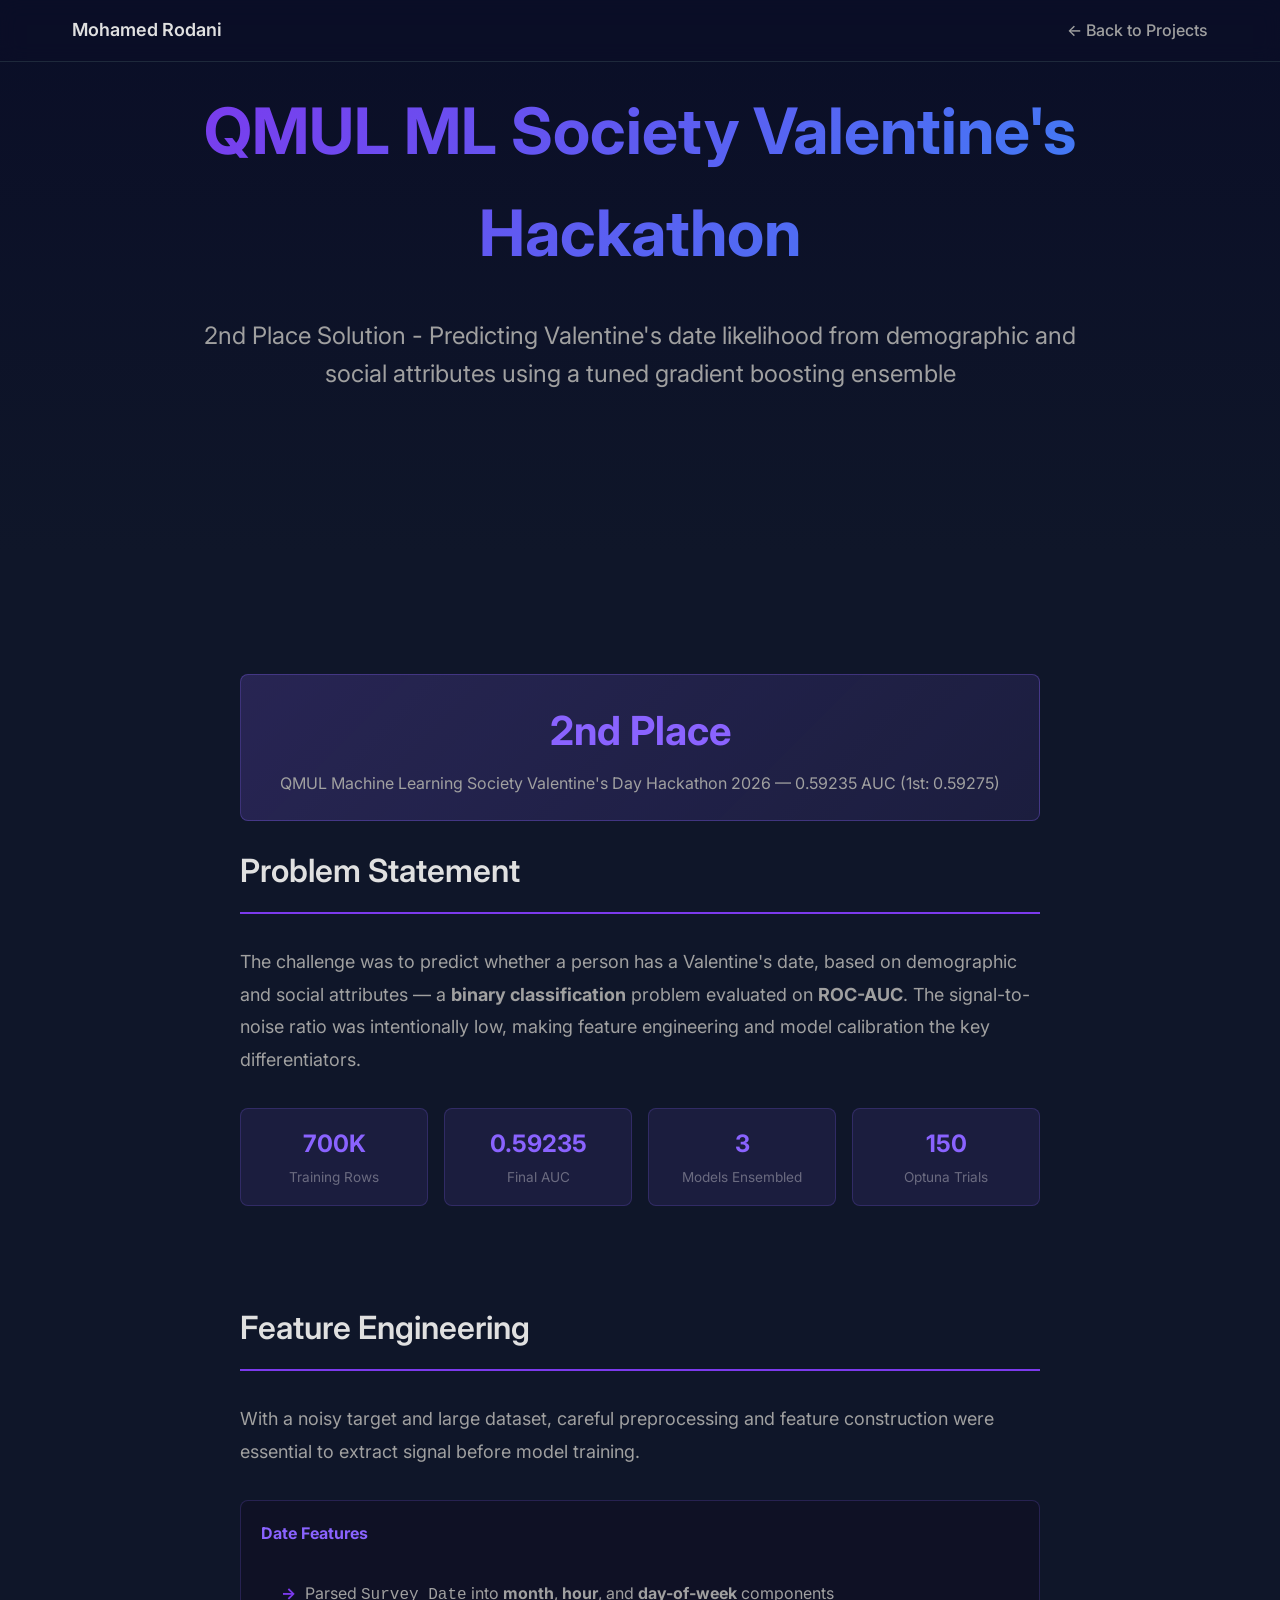
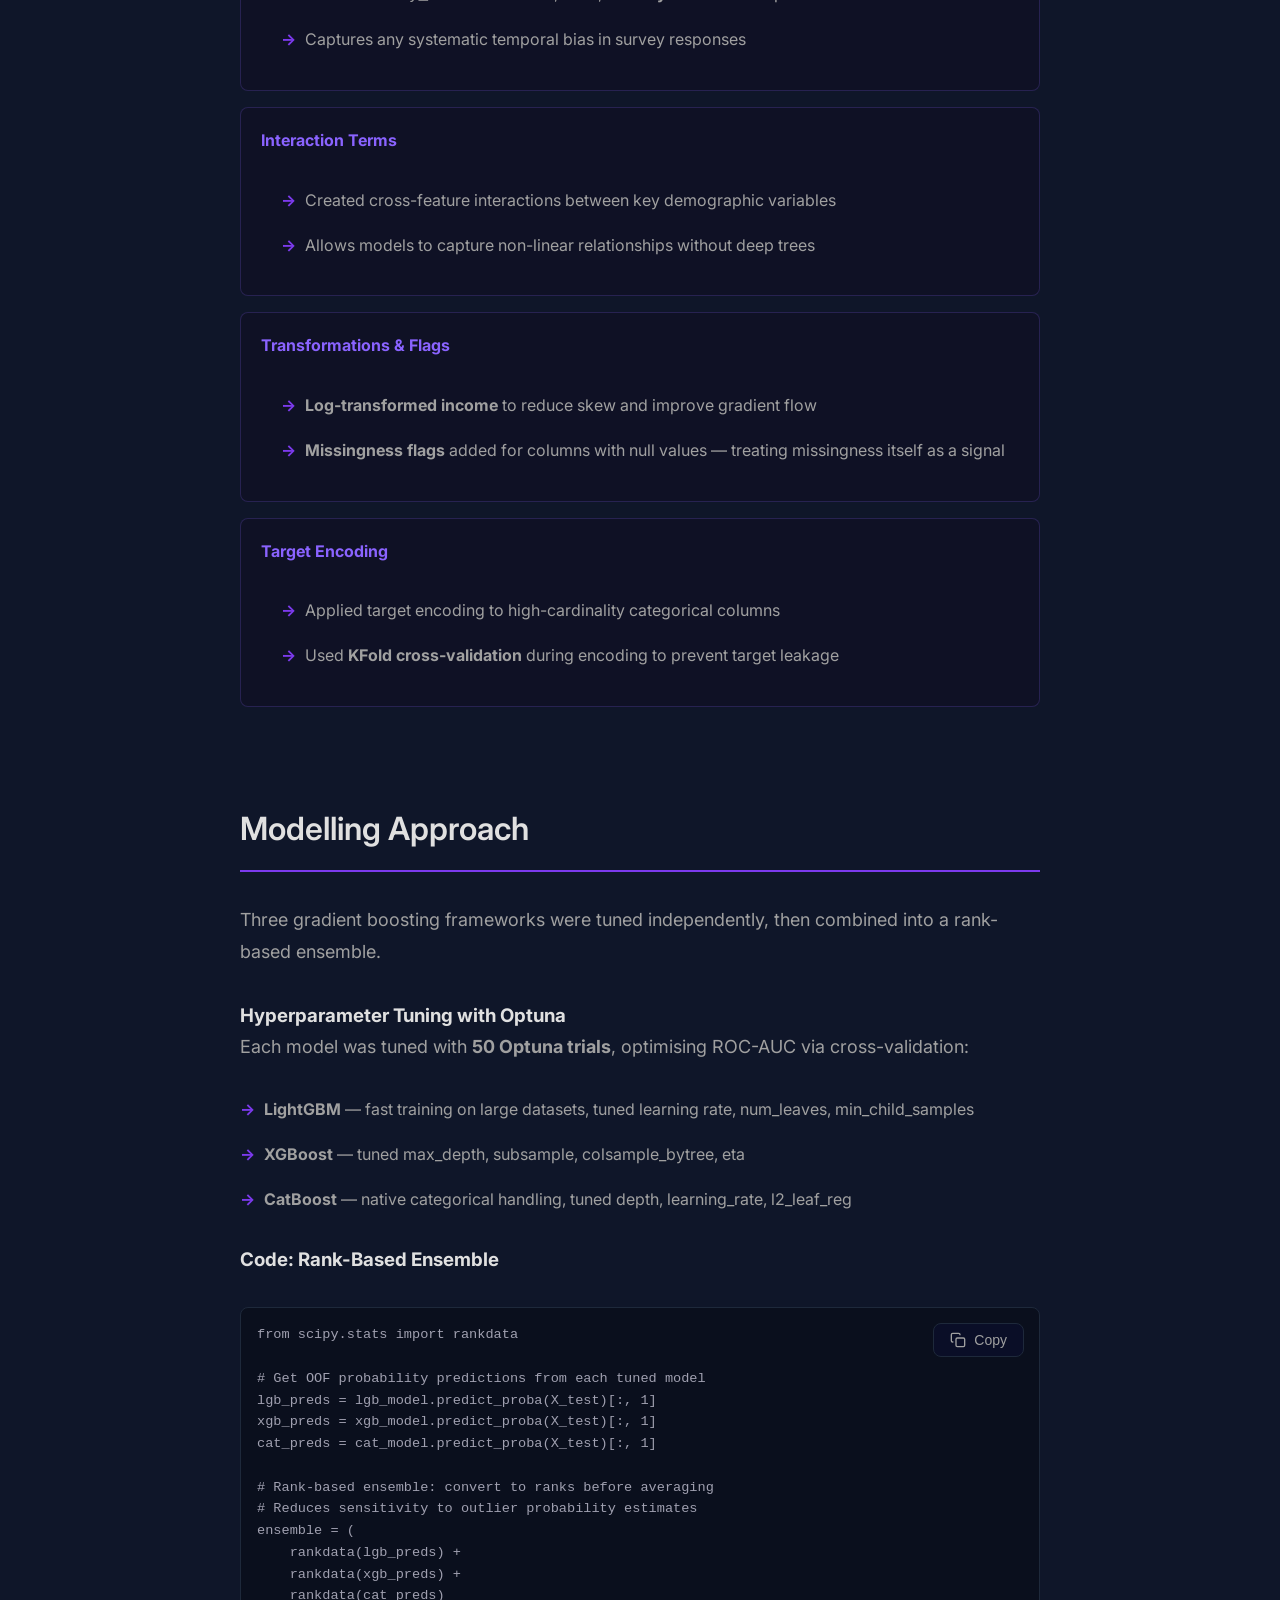
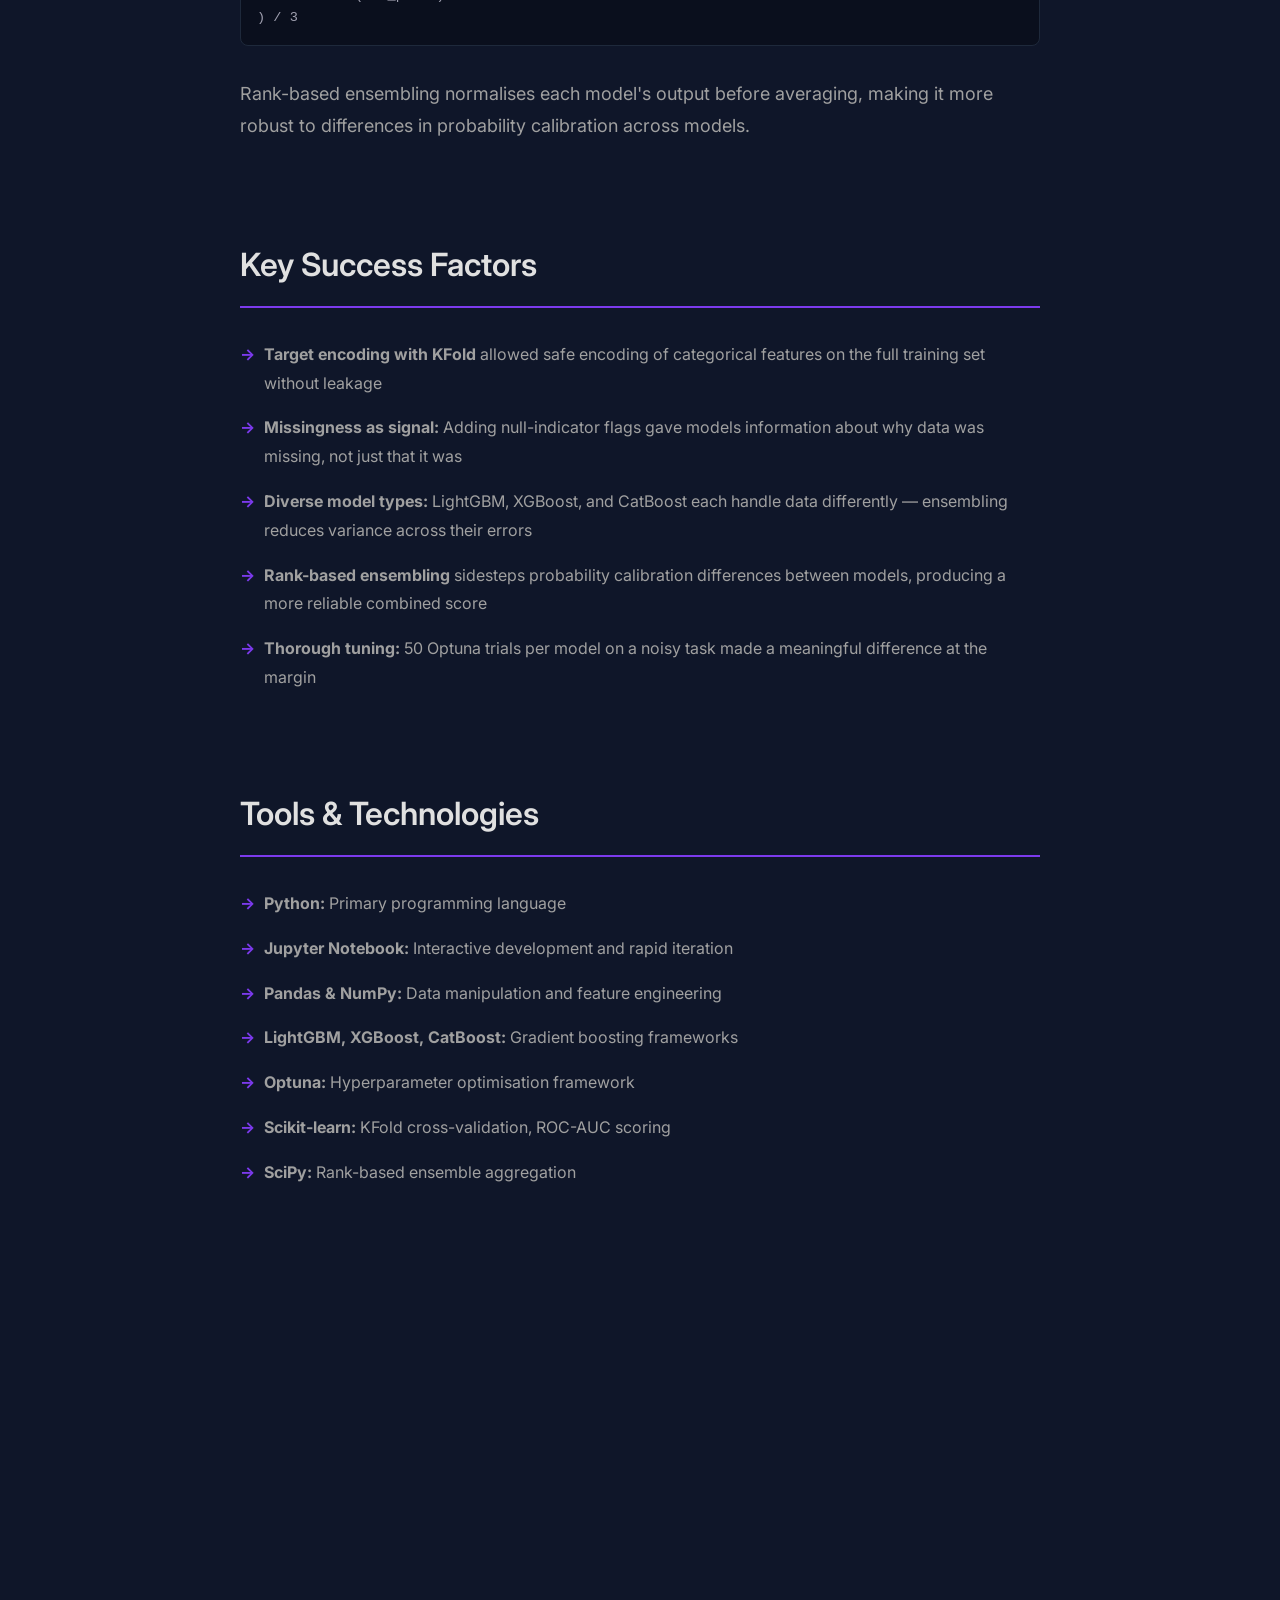
<file: projects/qmml-valentines-hackathon.html>
<!DOCTYPE html>
<html lang="en">
<head>
    <meta charset="UTF-8">
    <meta name="viewport" content="width=device-width, initial-scale=1.0">
    <title>QMUL ML Society Valentine's Hackathon - Case Study | Mohamed Rodani</title>
    <link rel="stylesheet" href="../styles.css">
    <link rel="preconnect" href="https://fonts.googleapis.com">
    <link rel="preconnect" href="https://fonts.gstatic.com" crossorigin>
    <link href="https://fonts.googleapis.com/css2?family=Inter:wght@300;400;500;600;700&display=swap" rel="stylesheet">
    <style>
        .result-highlight {
            background: linear-gradient(135deg, rgba(138, 99, 255, 0.2), rgba(138, 99, 255, 0.1));
            border: 1px solid rgba(138, 99, 255, 0.3);
            border-radius: 8px;
            padding: 1.5rem;
            margin: 1.5rem 0;
            text-align: center;
        }

        .result-highlight .place {
            font-size: 2.5rem;
            font-weight: 700;
            color: var(--primary, #8a63ff);
            margin-bottom: 0.5rem;
        }

        .result-highlight .description {
            color: var(--text-secondary, #a0a0b0);
            font-size: 1rem;
        }

        .feature-category {
            background: rgba(15, 15, 35, 0.6);
            border: 1px solid rgba(138, 99, 255, 0.2);
            border-radius: 8px;
            padding: 1.25rem;
            margin-bottom: 1rem;
        }

        .feature-category h4 {
            color: var(--primary, #8a63ff);
            margin-bottom: 0.75rem;
            font-size: 1rem;
        }

        .feature-category ul {
            margin-left: 1.25rem;
            margin-bottom: 0;
        }

        .feature-category li {
            margin-bottom: 0.4rem;
        }

        .stats-grid {
            display: grid;
            grid-template-columns: repeat(auto-fit, minmax(150px, 1fr));
            gap: 1rem;
            margin: 1.5rem 0;
        }

        .stat-box {
            background: rgba(138, 99, 255, 0.1);
            border: 1px solid rgba(138, 99, 255, 0.2);
            border-radius: 8px;
            padding: 1rem;
            text-align: center;
        }

        .stat-box .value {
            font-size: 1.5rem;
            font-weight: 700;
            color: var(--primary, #8a63ff);
        }

        .stat-box .label {
            font-size: 0.85rem;
            color: var(--text-muted, #6b6b80);
            margin-top: 0.25rem;
        }
    </style>
</head>
<body>
    <!-- Navigation Bar -->
    <nav class="navbar" id="navbar" aria-label="Main navigation">
        <div class="nav-container">
            <div class="nav-logo">
                <a href="../index.html">Mohamed Rodani</a>
            </div>
            <a href="../index.html#projects" class="nav-link">← Back to Projects</a>
        </div>
    </nav>

    <!-- Case Study Hero -->
    <section class="case-study-hero">
        <div class="container">
            <div class="case-study-header reveal">
                <h1 class="case-study-title">QMUL ML Society Valentine's Hackathon</h1>
                <p class="case-study-subtitle">2nd Place Solution - Predicting Valentine's date likelihood from demographic and social attributes using a tuned gradient boosting ensemble</p>
            </div>
        </div>
    </section>

    <!-- Case Study Content -->
    <section class="case-study-content">
        <div class="container">
            <div class="result-highlight reveal">
                <div class="place">2nd Place</div>
                <div class="description">QMUL Machine Learning Society Valentine's Day Hackathon 2026 &mdash; 0.59235 AUC (1st: 0.59275)</div>
            </div>

            <div class="case-study-section reveal">
                <h2>Problem Statement</h2>
                <p>The challenge was to predict whether a person has a Valentine's date, based on demographic and social attributes — a <strong>binary classification</strong> problem evaluated on <strong>ROC-AUC</strong>. The signal-to-noise ratio was intentionally low, making feature engineering and model calibration the key differentiators.</p>

                <div class="stats-grid">
                    <div class="stat-box">
                        <div class="value">700K</div>
                        <div class="label">Training Rows</div>
                    </div>
                    <div class="stat-box">
                        <div class="value">0.59235</div>
                        <div class="label">Final AUC</div>
                    </div>
                    <div class="stat-box">
                        <div class="value">3</div>
                        <div class="label">Models Ensembled</div>
                    </div>
                    <div class="stat-box">
                        <div class="value">150</div>
                        <div class="label">Optuna Trials</div>
                    </div>
                </div>
            </div>

            <div class="case-study-section reveal" data-delay="100">
                <h2>Feature Engineering</h2>
                <p>With a noisy target and large dataset, careful preprocessing and feature construction were essential to extract signal before model training.</p>

                <div class="feature-category">
                    <h4>Date Features</h4>
                    <ul>
                        <li>Parsed <code>Survey_Date</code> into <strong>month</strong>, <strong>hour</strong>, and <strong>day-of-week</strong> components</li>
                        <li>Captures any systematic temporal bias in survey responses</li>
                    </ul>
                </div>

                <div class="feature-category">
                    <h4>Interaction Terms</h4>
                    <ul>
                        <li>Created cross-feature interactions between key demographic variables</li>
                        <li>Allows models to capture non-linear relationships without deep trees</li>
                    </ul>
                </div>

                <div class="feature-category">
                    <h4>Transformations & Flags</h4>
                    <ul>
                        <li><strong>Log-transformed income</strong> to reduce skew and improve gradient flow</li>
                        <li><strong>Missingness flags</strong> added for columns with null values — treating missingness itself as a signal</li>
                    </ul>
                </div>

                <div class="feature-category">
                    <h4>Target Encoding</h4>
                    <ul>
                        <li>Applied target encoding to high-cardinality categorical columns</li>
                        <li>Used <strong>KFold cross-validation</strong> during encoding to prevent target leakage</li>
                    </ul>
                </div>
            </div>

            <div class="case-study-section reveal" data-delay="200">
                <h2>Modelling Approach</h2>
                <p>Three gradient boosting frameworks were tuned independently, then combined into a rank-based ensemble.</p>

                <h3>Hyperparameter Tuning with Optuna</h3>
                <p>Each model was tuned with <strong>50 Optuna trials</strong>, optimising ROC-AUC via cross-validation:</p>
                <ul>
                    <li><strong>LightGBM</strong> — fast training on large datasets, tuned learning rate, num_leaves, min_child_samples</li>
                    <li><strong>XGBoost</strong> — tuned max_depth, subsample, colsample_bytree, eta</li>
                    <li><strong>CatBoost</strong> — native categorical handling, tuned depth, learning_rate, l2_leaf_reg</li>
                </ul>

                <h3>Code: Rank-Based Ensemble</h3>
                <pre style="background: rgba(0,0,0,0.3); padding: 1rem; border-radius: 8px; overflow-x: auto; font-size: 0.85rem; color: #a0a0b0;"><code>from scipy.stats import rankdata

# Get OOF probability predictions from each tuned model
lgb_preds = lgb_model.predict_proba(X_test)[:, 1]
xgb_preds = xgb_model.predict_proba(X_test)[:, 1]
cat_preds = cat_model.predict_proba(X_test)[:, 1]

# Rank-based ensemble: convert to ranks before averaging
# Reduces sensitivity to outlier probability estimates
ensemble = (
    rankdata(lgb_preds) +
    rankdata(xgb_preds) +
    rankdata(cat_preds)
) / 3</code></pre>

                <p>Rank-based ensembling normalises each model's output before averaging, making it more robust to differences in probability calibration across models.</p>
            </div>

            <div class="case-study-section reveal" data-delay="300">
                <h2>Key Success Factors</h2>
                <ul>
                    <li><strong>Target encoding with KFold</strong> allowed safe encoding of categorical features on the full training set without leakage</li>
                    <li><strong>Missingness as signal:</strong> Adding null-indicator flags gave models information about why data was missing, not just that it was</li>
                    <li><strong>Diverse model types:</strong> LightGBM, XGBoost, and CatBoost each handle data differently — ensembling reduces variance across their errors</li>
                    <li><strong>Rank-based ensembling</strong> sidesteps probability calibration differences between models, producing a more reliable combined score</li>
                    <li><strong>Thorough tuning:</strong> 50 Optuna trials per model on a noisy task made a meaningful difference at the margin</li>
                </ul>
            </div>

            <div class="case-study-section reveal" data-delay="400">
                <h2>Tools & Technologies</h2>
                <ul>
                    <li><strong>Python:</strong> Primary programming language</li>
                    <li><strong>Jupyter Notebook:</strong> Interactive development and rapid iteration</li>
                    <li><strong>Pandas & NumPy:</strong> Data manipulation and feature engineering</li>
                    <li><strong>LightGBM, XGBoost, CatBoost:</strong> Gradient boosting frameworks</li>
                    <li><strong>Optuna:</strong> Hyperparameter optimisation framework</li>
                    <li><strong>Scikit-learn:</strong> KFold cross-validation, ROC-AUC scoring</li>
                    <li><strong>SciPy:</strong> Rank-based ensemble aggregation</li>
                </ul>
            </div>

            <div class="case-study-section reveal" data-delay="500">
                <h2>Key Learnings</h2>
                <ul>
                    <li><strong>On noisy tasks, ensembling is worth the effort:</strong> The margin between 1st and 2nd place (0.00040 AUC) shows how small gains compound — each modelling decision matters</li>
                    <li><strong>Treat missingness as a feature:</strong> Null-indicator flags can carry predictive signal that imputation alone would destroy</li>
                    <li><strong>KFold target encoding is non-negotiable:</strong> Naive target encoding leaks label information and produces overfit models that collapse on test data</li>
                    <li><strong>Rank-based ensembling is robust:</strong> When models have different probability scales, ranking before averaging produces more stable combined predictions than simple averaging</li>
                </ul>
            </div>

            <div class="case-study-cta reveal" data-delay="600">
                <a href="https://github.com/M-Rodani1/qmml-valentines-hackathon" target="_blank" class="btn btn-primary" rel="noopener noreferrer">View on GitHub</a>
                <a href="https://www.kaggle.com/competitions/valentines-hackathon/overview" target="_blank" class="btn btn-secondary" rel="noopener noreferrer">Kaggle Competition</a>
                <a href="../index.html#projects" class="btn btn-secondary">Back to Projects</a>
            </div>
        </div>
    </section>

    <script src="../script.js"></script>
</body>
</html>
</file>
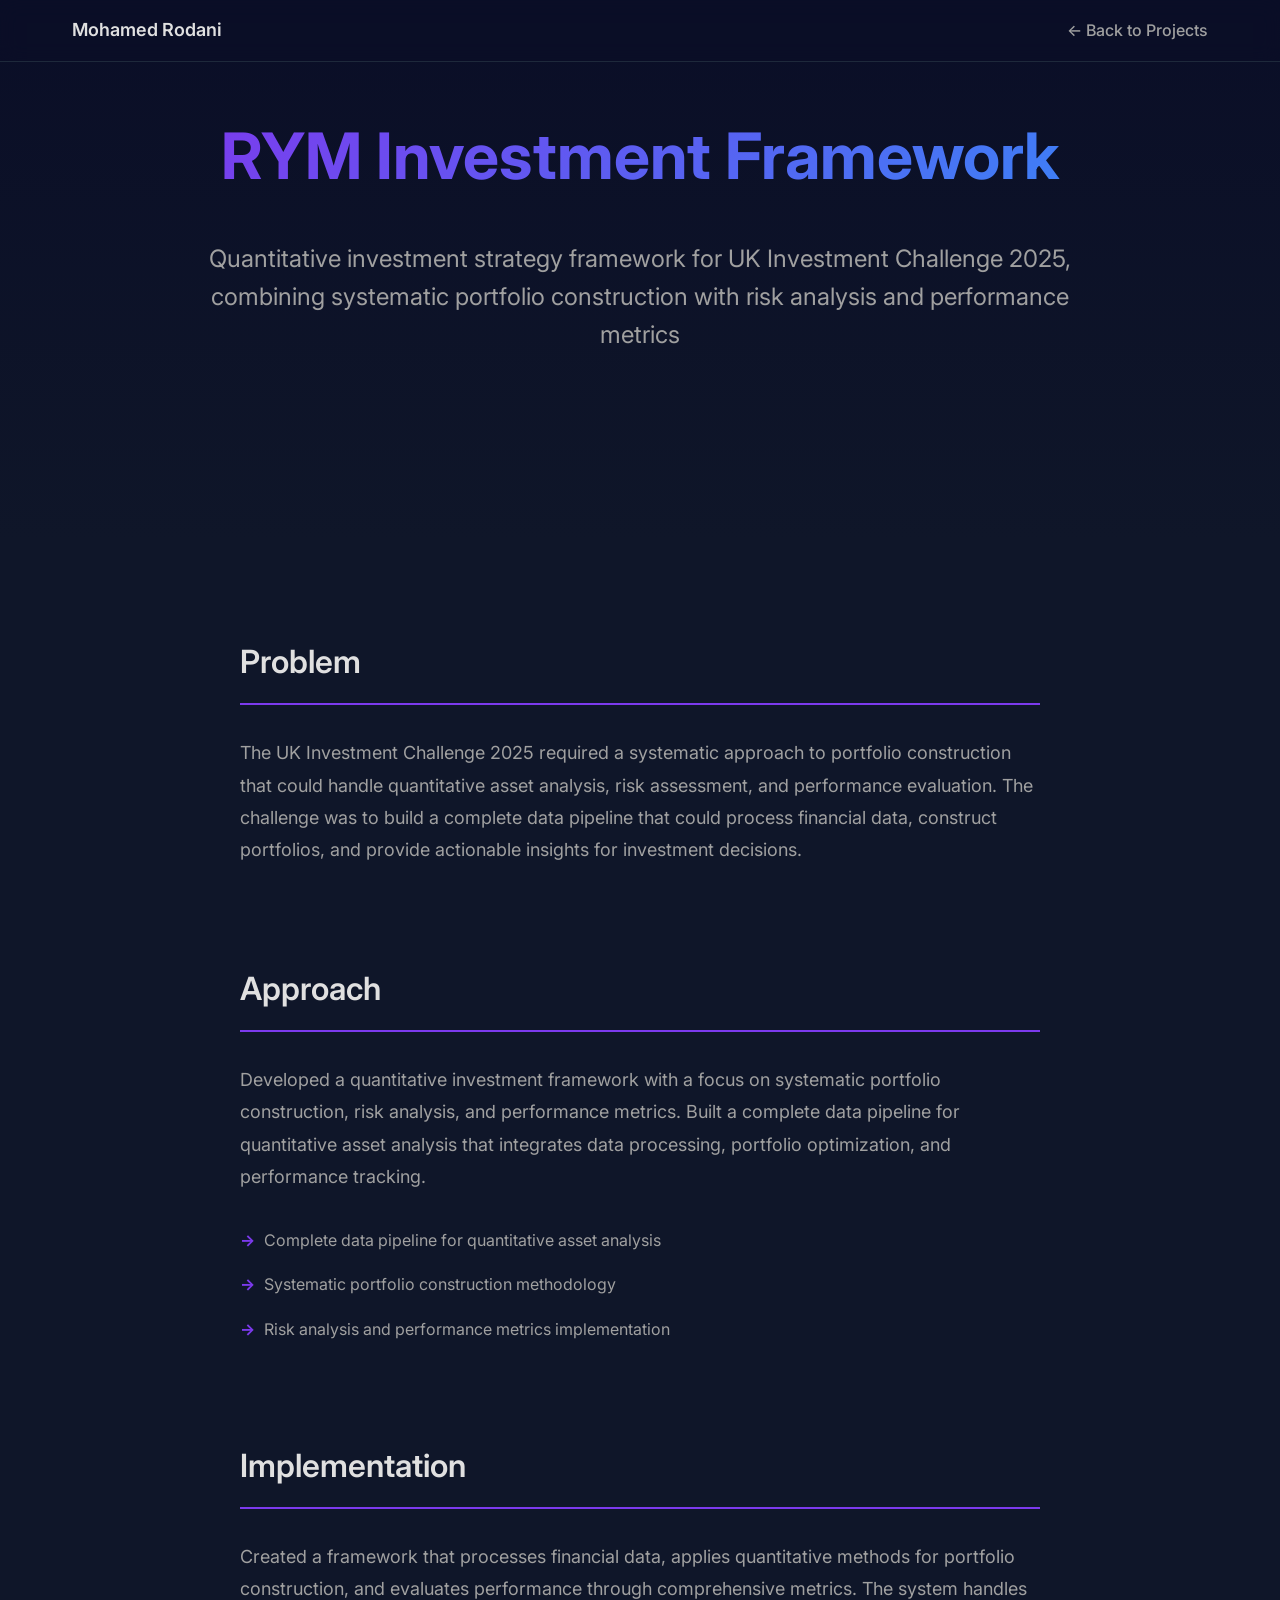
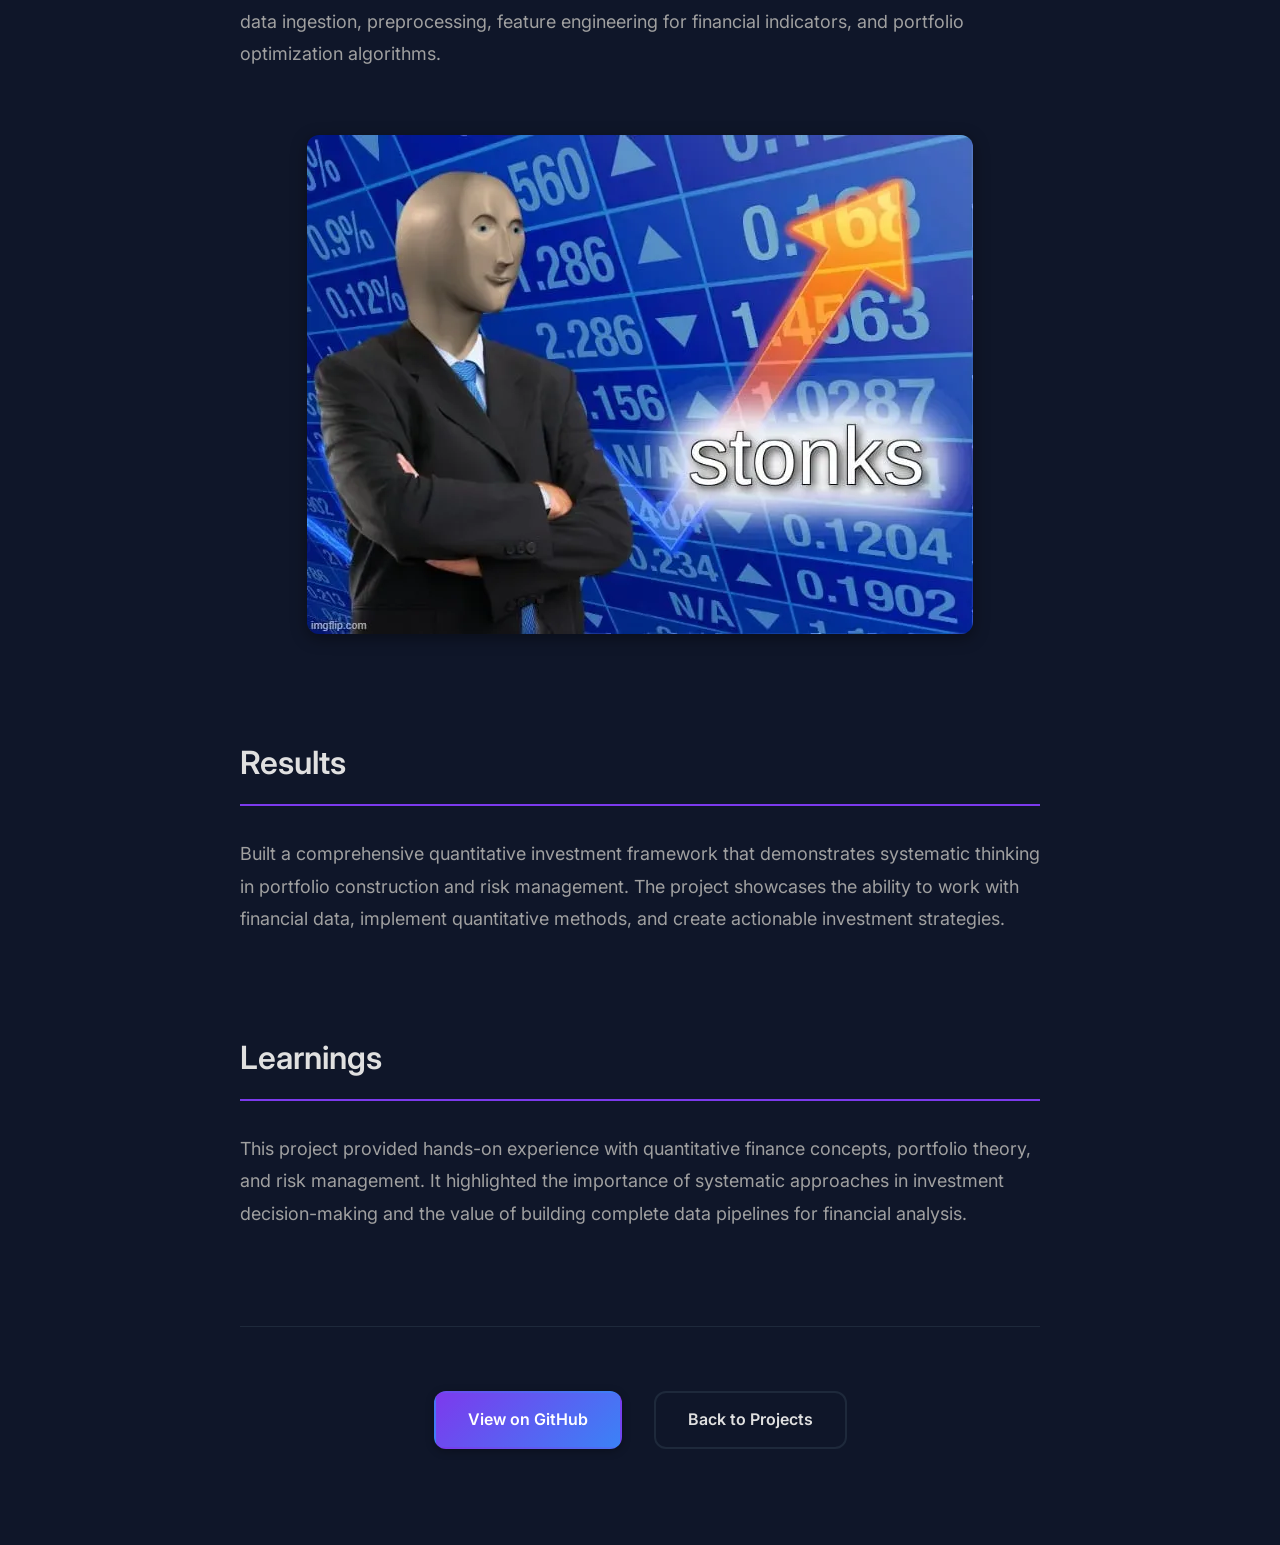
<file: projects/rym-investment-framework.html>
<!DOCTYPE html>
<html lang="en">
<head>
    <meta charset="UTF-8">
    <meta name="viewport" content="width=device-width, initial-scale=1.0">
    <title>RYM Investment Framework - Case Study | Mohamed Rodani</title>
    <link rel="stylesheet" href="../styles.css">
    <link rel="preconnect" href="https://fonts.googleapis.com">
    <link rel="preconnect" href="https://fonts.gstatic.com" crossorigin>
    <link href="https://fonts.googleapis.com/css2?family=Inter:wght@300;400;500;600;700&display=swap" rel="stylesheet">
</head>
<body>
    <!-- Navigation Bar -->
    <nav class="navbar" id="navbar" aria-label="Main navigation">
        <div class="nav-container">
            <div class="nav-logo">
                <a href="../index.html">Mohamed Rodani</a>
            </div>
            <a href="../index.html#projects" class="nav-link">← Back to Projects</a>
        </div>
    </nav>

    <!-- Case Study Hero -->
    <section class="case-study-hero">
        <div class="container">
            <div class="case-study-header reveal">
                <h1 class="case-study-title">RYM Investment Framework</h1>
                <p class="case-study-subtitle">Quantitative investment strategy framework for UK Investment Challenge 2025, combining systematic portfolio construction with risk analysis and performance metrics</p>
            </div>
        </div>
    </section>

    <!-- Case Study Content -->
    <section class="case-study-content">
        <div class="container">
            <div class="case-study-section reveal">
                <h2>Problem</h2>
                <p>The UK Investment Challenge 2025 required a systematic approach to portfolio construction that could handle quantitative asset analysis, risk assessment, and performance evaluation. The challenge was to build a complete data pipeline that could process financial data, construct portfolios, and provide actionable insights for investment decisions.</p>
            </div>

            <div class="case-study-section reveal" data-delay="100">
                <h2>Approach</h2>
                <p>Developed a quantitative investment framework with a focus on systematic portfolio construction, risk analysis, and performance metrics. Built a complete data pipeline for quantitative asset analysis that integrates data processing, portfolio optimization, and performance tracking.</p>
                <ul>
                    <li>Complete data pipeline for quantitative asset analysis</li>
                    <li>Systematic portfolio construction methodology</li>
                    <li>Risk analysis and performance metrics implementation</li>
                </ul>
            </div>

            <div class="case-study-section reveal" data-delay="200">
                <h2>Implementation</h2>
                <p>Created a framework that processes financial data, applies quantitative methods for portfolio construction, and evaluates performance through comprehensive metrics. The system handles data ingestion, preprocessing, feature engineering for financial indicators, and portfolio optimization algorithms.</p>
                <div class="case-study-media">
                    <img src="../assets/stonks-meme-meaning.webp" alt="RYM Investment Framework" class="case-study-image" loading="lazy">
                </div>
            </div>

            <div class="case-study-section reveal" data-delay="300">
                <h2>Results</h2>
                <p>Built a comprehensive quantitative investment framework that demonstrates systematic thinking in portfolio construction and risk management. The project showcases the ability to work with financial data, implement quantitative methods, and create actionable investment strategies.</p>
            </div>

            <div class="case-study-section reveal" data-delay="400">
                <h2>Learnings</h2>
                <p>This project provided hands-on experience with quantitative finance concepts, portfolio theory, and risk management. It highlighted the importance of systematic approaches in investment decision-making and the value of building complete data pipelines for financial analysis.</p>
            </div>

            <div class="case-study-cta reveal" data-delay="500">
                <a href="https://github.com/M-Rodani1/rym-investment-framework" target="_blank" class="btn btn-primary" rel="noopener noreferrer">View on GitHub</a>
                <a href="../index.html#projects" class="btn btn-secondary">Back to Projects</a>
            </div>
        </div>
    </section>

    <script src="../script.js"></script>
</body>
</html>
</file>
<file: styles.css>
/* ============================================
   CSS Variables & Base Styles
   ============================================ */

:root {
    /* Colors */
    --bg-primary: #0a0e27;
    --bg-secondary: #0f1629;
    --bg-card: #151b2e;
    --text-primary: #e0e0e0;
    --text-secondary: #a0a0a0;
    --accent-purple: #7c3aed;
    --accent-blue: #3b82f6;
    --accent-gradient: linear-gradient(135deg, #7c3aed 0%, #3b82f6 100%);
    --border-color: #1e293b;
    --shadow-sm: 0 2px 8px rgba(0, 0, 0, 0.3);
    --shadow-md: 0 4px 16px rgba(0, 0, 0, 0.4);
    --shadow-lg: 0 8px 32px rgba(124, 58, 237, 0.2);
    
    /* Spacing */
    --spacing-xs: 0.5rem;
    --spacing-sm: 1rem;
    --spacing-md: 2rem;
    --spacing-lg: 4rem;
    --spacing-xl: 6rem;
    
    /* Typography */
    --font-family: 'Inter', -apple-system, BlinkMacSystemFont, 'Segoe UI', sans-serif;
    --font-size-base: 1rem;
    --font-size-sm: 0.875rem;
    --font-size-lg: 1.125rem;
    --font-size-xl: 1.5rem;
    --font-size-2xl: 2rem;
    --font-size-3xl: 3rem;
    --font-size-4xl: 4rem;
    
    /* Transitions */
    --transition-fast: 0.2s ease;
    --transition-base: 0.3s ease;
    --transition-slow: 0.6s ease-out;
    
    /* Border Radius */
    --radius-sm: 0.5rem;
    --radius-md: 0.75rem;
    --radius-lg: 1rem;
}

* {
    margin: 0;
    padding: 0;
    box-sizing: border-box;
}

html {
    scroll-behavior: smooth;
}

body {
    font-family: var(--font-family);
    font-size: var(--font-size-base);
    line-height: 1.6;
    color: var(--text-primary);
    background-color: var(--bg-primary);
    overflow-x: hidden;
    position: relative;
}

/* Animated Background Gradient */
body::before {
    content: '';
    position: fixed;
    top: 0;
    left: 0;
    width: 100%;
    height: 100%;
    background: 
        radial-gradient(circle at 20% 50%, rgba(124, 58, 237, 0.1) 0%, transparent 50%),
        radial-gradient(circle at 80% 80%, rgba(59, 130, 246, 0.1) 0%, transparent 50%),
        radial-gradient(circle at 40% 20%, rgba(124, 58, 237, 0.05) 0%, transparent 50%);
    background-size: 100% 100%;
    animation: gradientShift 20s ease infinite;
    pointer-events: none;
    z-index: -1;
}

@keyframes gradientShift {
    0%, 100% {
        background-position: 0% 50%, 100% 50%, 50% 0%;
    }
    50% {
        background-position: 100% 50%, 0% 50%, 50% 100%;
    }
}

/* Subtle Particle Animation */
body::after {
    content: '';
    position: fixed;
    top: 0;
    left: 0;
    width: 100%;
    height: 100%;
    background-image: 
        radial-gradient(2px 2px at 20% 30%, rgba(124, 58, 237, 0.15), transparent),
        radial-gradient(2px 2px at 60% 70%, rgba(59, 130, 246, 0.15), transparent),
        radial-gradient(1px 1px at 50% 50%, rgba(124, 58, 237, 0.1), transparent),
        radial-gradient(1px 1px at 80% 10%, rgba(59, 130, 246, 0.1), transparent),
        radial-gradient(2px 2px at 90% 40%, rgba(124, 58, 237, 0.1), transparent),
        radial-gradient(1px 1px at 33% 60%, rgba(59, 130, 246, 0.1), transparent);
    background-size: 100% 100%, 100% 100%, 200% 200%, 200% 200%, 150% 150%, 150% 150%;
    animation: particleMove 25s ease infinite;
    pointer-events: none;
    z-index: -1;
    opacity: 0.6;
}

@keyframes particleMove {
    0%, 100% {
        background-position: 0% 0%, 100% 100%, 50% 50%, 0% 100%, 100% 0%, 50% 0%;
    }
    50% {
        background-position: 100% 100%, 0% 0%, 100% 0%, 100% 0%, 0% 100%, 0% 100%;
    }
}

/* Skip Link for Accessibility */
.skip-link {
    position: absolute;
    top: -40px;
    left: 0;
    background: var(--accent-purple);
    color: white;
    padding: 8px;
    text-decoration: none;
    z-index: 10000;
    border-radius: 0 0 var(--radius-sm) 0;
}

.skip-link:focus {
    top: 0;
}

.container {
    max-width: 1200px;
    margin: 0 auto;
    padding: 0 var(--spacing-md);
}

section {
    padding: var(--spacing-xl) 0;
    min-height: 100vh;
    display: flex;
    flex-direction: column;
    justify-content: center;
    opacity: 0;
    transform: translateY(20px);
    animation: fadeInUp 0.6s ease-out forwards;
}

section.visible {
    opacity: 1;
    transform: translateY(0);
}

@keyframes fadeInUp {
    from {
        opacity: 0;
        transform: translateY(20px);
    }
    to {
        opacity: 1;
        transform: translateY(0);
    }
}

/* Stagger section animations */
section:nth-child(1) { animation-delay: 0.1s; }
section:nth-child(2) { animation-delay: 0.2s; }
section:nth-child(3) { animation-delay: 0.3s; }
section:nth-child(4) { animation-delay: 0.4s; }
section:nth-child(5) { animation-delay: 0.5s; }
section:nth-child(6) { animation-delay: 0.6s; }
section:nth-child(7) { animation-delay: 0.7s; }

/* ============================================
   Navigation Bar
   ============================================ */

.navbar {
    position: fixed;
    top: 0;
    left: 0;
    right: 0;
    z-index: 1000;
    background-color: rgba(10, 14, 39, 0.8);
    backdrop-filter: blur(10px);
    border-bottom: 1px solid var(--border-color);
    transition: background-color var(--transition-base), box-shadow var(--transition-base);
}

.navbar.scrolled {
    background-color: rgba(10, 14, 39, 0.95);
    box-shadow: var(--shadow-md);
}

.nav-container {
    max-width: 1200px;
    margin: 0 auto;
    padding: var(--spacing-sm) var(--spacing-md);
    display: flex;
    justify-content: space-between;
    align-items: center;
}

.nav-logo a {
    font-size: var(--font-size-lg);
    font-weight: 600;
    color: var(--text-primary);
    text-decoration: none;
    transition: color var(--transition-fast);
}

.nav-logo a:hover {
    color: var(--accent-purple);
}

.mobile-menu-toggle {
    display: none;
    flex-direction: column;
    gap: 4px;
    background: none;
    border: none;
    cursor: pointer;
    padding: 8px;
    z-index: 1001;
}

.mobile-menu-toggle:focus-visible {
    outline: 2px solid var(--accent-purple);
    outline-offset: 2px;
    border-radius: var(--radius-sm);
}

.mobile-menu-toggle span {
    width: 25px;
    height: 3px;
    background-color: var(--text-primary);
    transition: all 0.3s ease;
    border-radius: 2px;
}

.mobile-menu-toggle.active span:nth-child(1) {
    transform: rotate(45deg) translate(5px, 5px);
}

.mobile-menu-toggle.active span:nth-child(2) {
    opacity: 0;
}

.mobile-menu-toggle.active span:nth-child(3) {
    transform: rotate(-45deg) translate(7px, -6px);
}

.nav-links {
    display: flex;
    list-style: none;
    gap: var(--spacing-md);
}

.nav-link {
    color: var(--text-secondary);
    text-decoration: none;
    font-weight: 500;
    transition: color var(--transition-fast);
    position: relative;
}

.nav-link::after {
    content: '';
    position: absolute;
    bottom: -4px;
    left: 0;
    width: 0;
    height: 2px;
    background: var(--accent-gradient);
    transition: width var(--transition-base);
}

.nav-link:hover,
.nav-link:focus-visible {
    color: var(--text-primary);
    outline: 2px solid var(--accent-purple);
    outline-offset: 4px;
    border-radius: var(--radius-sm);
}

.nav-link:hover::after {
    width: 100%;
}

.nav-link.active {
    color: var(--text-primary);
}

.nav-link.active::after {
    width: 100%;
}

/* Mobile Navigation */
@media (max-width: 768px) {
    .mobile-menu-toggle {
        display: flex;
    }
    
    .nav-links {
        position: fixed;
        top: 60px;
        left: 0;
        right: 0;
        background: rgba(10, 14, 39, 0.98);
        backdrop-filter: blur(10px);
        flex-direction: column;
        padding: 2rem;
        gap: 1.5rem;
        transform: translateX(100%);
        transition: transform 0.3s ease;
        border-top: 1px solid var(--border-color);
        z-index: 1000;
    }
    
    .nav-links.active {
        transform: translateX(0);
    }
    
    .nav-links li {
        width: 100%;
    }
    
    .nav-link {
        display: block;
        width: 100%;
        padding: var(--spacing-sm) 0;
    }
}

/* ============================================
   Hero Section
   ============================================ */

.hero {
    min-height: 100vh;
    display: flex;
    align-items: center;
    padding-top: 80px;
    background: linear-gradient(180deg, var(--bg-primary) 0%, var(--bg-secondary) 100%);
}

.hero-container {
    max-width: 1200px;
    margin: 0 auto;
    padding: 0 var(--spacing-md);
    display: grid;
    grid-template-columns: 1fr 1fr;
    gap: var(--spacing-xl);
    align-items: center;
}

.hero-content {
    animation: fadeUp 0.8s ease-out;
}

.hero-profile-photo {
    margin-bottom: var(--spacing-lg);
    display: flex;
    justify-content: center;
}

.profile-photo-img {
    width: 200px;
    height: 200px;
    border-radius: 50%;
    object-fit: cover;
    border: 4px solid var(--accent-purple);
    box-shadow: var(--shadow-lg);
    transition: transform var(--transition-base), box-shadow var(--transition-base);
    cursor: pointer;
}

.profile-photo-img:hover {
    transform: scale(1.05);
    box-shadow: 0 8px 40px rgba(124, 58, 237, 0.4);
}

.hero-title {
    font-size: var(--font-size-4xl);
    font-weight: 700;
    margin-bottom: var(--spacing-lg);
    background: var(--accent-gradient);
    -webkit-background-clip: text;
    -webkit-text-fill-color: transparent;
    background-clip: text;
    line-height: 1.2;
    word-spacing: normal;
    hyphens: none;
}

.hero-subtitle {
    font-size: var(--font-size-xl);
    color: var(--text-primary);
    margin-bottom: var(--spacing-md);
    font-weight: 600;
    line-height: 1.5;
}

.hero-description {
    font-size: var(--font-size-base);
    color: var(--text-secondary);
    margin-bottom: var(--spacing-xl);
    line-height: 1.7;
    max-width: 600px;
}

.hero-pillar-chips {
    display: flex;
    flex-wrap: wrap;
    gap: var(--spacing-sm);
    margin-bottom: var(--spacing-xl);
}

.pillar-chip {
    display: inline-block;
    padding: 0.5rem 1rem;
    background: rgba(124, 58, 237, 0.15);
    border: 1px solid rgba(124, 58, 237, 0.3);
    border-radius: var(--radius-md);
    color: var(--accent-purple);
    font-size: var(--font-size-sm);
    font-weight: 500;
    transition: all var(--transition-base);
    white-space: nowrap;
}

.pillar-chip:hover {
    background: rgba(124, 58, 237, 0.25);
    border-color: var(--accent-purple);
    transform: translateY(-2px);
}

.pillar-chip:focus-visible {
    outline: 2px solid var(--accent-purple);
    outline-offset: 2px;
}

.hero-buttons {
    display: flex;
    gap: var(--spacing-md);
    flex-wrap: wrap;
    margin-bottom: var(--spacing-md);
}

.hero-cv-buttons {
    display: flex;
    gap: var(--spacing-sm);
    flex-wrap: wrap;
    margin-top: var(--spacing-sm);
}

.btn {
    padding: 0.875rem 2rem;
    border-radius: var(--radius-md);
    text-decoration: none;
    font-weight: 600;
    transition: all var(--transition-base);
    display: inline-block;
    border: 2px solid transparent;
}

.btn-primary {
    background: var(--accent-gradient);
    color: white;
    box-shadow: var(--shadow-sm);
}

.btn-primary:hover,
.btn-primary:focus-visible {
    transform: translateY(-2px) scale(1.05);
    box-shadow: var(--shadow-lg);
    outline: 2px solid var(--accent-purple);
    outline-offset: 2px;
}

.btn-secondary {
    background: transparent;
    color: var(--text-primary);
    border-color: var(--border-color);
}

.btn-secondary:hover,
.btn-secondary:focus-visible {
    border-color: var(--accent-purple);
    background: rgba(124, 58, 237, 0.1);
    transform: translateY(-2px);
    outline: 2px solid var(--accent-purple);
    outline-offset: 2px;
}

.btn-outline {
    background: transparent;
    color: var(--text-secondary);
    border-color: var(--border-color);
}

.btn-outline:hover,
.btn-outline:focus-visible {
    border-color: var(--accent-purple);
    color: var(--accent-purple);
    background: rgba(124, 58, 237, 0.05);
    outline: 2px solid var(--accent-purple);
    outline-offset: 2px;
}

.hero-quick-facts {
    display: flex;
    justify-content: center;
    align-items: flex-start;
}

.quick-facts-panel {
    background: var(--bg-card);
    border: 1px solid var(--border-color);
    border-radius: var(--radius-lg);
    padding: var(--spacing-lg);
    width: 100%;
    max-width: 400px;
    box-shadow: var(--shadow-md);
    transition: transform var(--transition-base), box-shadow var(--transition-base);
}

.quick-facts-panel:hover {
    transform: translateY(-4px);
    box-shadow: var(--shadow-lg);
}

.quick-facts-title {
    font-size: var(--font-size-lg);
    font-weight: 600;
    color: var(--text-primary);
    margin-bottom: var(--spacing-md);
    text-align: center;
}

.quick-facts-content {
    display: flex;
    flex-direction: column;
    gap: var(--spacing-md);
}

.quick-fact-item {
    display: flex;
    flex-direction: column;
    gap: var(--spacing-xs);
}

.quick-fact-label {
    font-size: var(--font-size-xs);
    color: var(--text-secondary);
    text-transform: uppercase;
    letter-spacing: 0.5px;
    font-weight: 600;
}

.quick-fact-value {
    font-size: var(--font-size-sm);
    color: var(--text-primary);
    font-weight: 500;
    line-height: 1.5;
}

.quick-fact-tags {
    display: flex;
    flex-wrap: wrap;
    gap: var(--spacing-xs);
    margin-top: var(--spacing-xs);
}

.quick-fact-tag {
    padding: 0.25rem 0.75rem;
    background: rgba(124, 58, 237, 0.15);
    border: 1px solid rgba(124, 58, 237, 0.3);
    border-radius: var(--radius-sm);
    font-size: var(--font-size-xs);
    color: var(--accent-purple);
    font-weight: 500;
}

.status-stats {
    display: grid;
    grid-template-columns: repeat(3, 1fr);
    gap: var(--spacing-md);
    margin-top: var(--spacing-md);
    padding-top: var(--spacing-md);
    border-top: 1px solid var(--border-color);
}

.stat-item {
    text-align: center;
}

.stat-number {
    font-size: var(--font-size-2xl);
    font-weight: 700;
    color: var(--text-primary);
    margin-bottom: var(--spacing-xs);
}

.stat-label {
    font-size: var(--font-size-sm);
    color: var(--text-secondary);
}

/* Mobile Hero */
@media (max-width: 968px) {
    .hero-container {
        grid-template-columns: 1fr;
        text-align: center;
        gap: var(--spacing-xl);
    }
    
    .profile-photo-img {
        width: 160px;
        height: 160px;
    }
    
    .hero-title {
        font-size: var(--font-size-3xl);
        margin-bottom: var(--spacing-md);
    }
    
    .hero-subtitle {
        margin-bottom: var(--spacing-sm);
    }
    
    .hero-description {
        max-width: 100%;
        margin-bottom: var(--spacing-lg);
    }
    
    .hero-pillar-chips {
        justify-content: center;
        margin-bottom: var(--spacing-lg);
        gap: 0.5rem;
    }
    
    .pillar-chip {
        font-size: var(--font-size-xs);
        padding: 0.4rem 0.875rem;
    }
    
    .hero-buttons {
        justify-content: center;
        gap: var(--spacing-sm);
    }
    
    .hero-buttons .btn {
        padding: 0.75rem 1.5rem;
        font-size: var(--font-size-sm);
    }
    
    .hero-cv-buttons {
        justify-content: center;
    }
    
    .quick-facts-panel {
        max-width: 100%;
    }
}

/* ============================================
   Section Titles
   ============================================ */

.section-title {
    font-size: var(--font-size-3xl);
    font-weight: 700;
    margin-bottom: var(--spacing-lg);
    padding-bottom: var(--spacing-md);
    text-align: center;
    color: var(--text-primary);
    border-bottom: 2px solid rgba(255, 255, 255, 0.2);
}

.project-subsection {
    margin-bottom: var(--spacing-xl);
}

.working-on-heading {
    font-size: var(--font-size-2xl);
    font-weight: 600;
    margin-bottom: var(--spacing-md);
    margin-top: var(--spacing-lg);
    padding-bottom: var(--spacing-sm);
    text-align: left;
    color: var(--accent-blue);
    border-bottom: 2px solid rgba(255, 255, 255, 0.2);
    display: flex;
    align-items: center;
    gap: var(--spacing-sm);
}

.working-on-heading::before {
    content: '🚧';
    font-size: 1.5rem;
}

.completed-projects-heading {
    font-size: var(--font-size-2xl);
    font-weight: 600;
    margin-bottom: var(--spacing-md);
    margin-top: var(--spacing-xl);
    padding-bottom: var(--spacing-sm);
    text-align: left;
    color: var(--accent-purple);
    border-bottom: 2px solid rgba(255, 255, 255, 0.2);
    display: flex;
    align-items: center;
    gap: var(--spacing-sm);
}

.completed-projects-heading::before {
    content: '✓';
    font-size: 1.5rem;
    color: var(--accent-purple);
    font-weight: bold;
}

.featured-projects-heading {
    font-size: var(--font-size-2xl);
    font-weight: 600;
    margin-bottom: var(--spacing-sm);
    margin-top: var(--spacing-lg);
    padding-bottom: var(--spacing-sm);
    text-align: left;
    color: var(--accent-purple);
    border-bottom: 2px solid rgba(255, 255, 255, 0.2);
    display: flex;
    align-items: center;
    gap: var(--spacing-sm);
}

.featured-projects-heading::before {
    content: '⭐';
    font-size: 1.5rem;
}

.more-projects-heading {
    font-size: var(--font-size-2xl);
    font-weight: 600;
    margin-bottom: var(--spacing-sm);
    margin-top: var(--spacing-xl);
    padding-bottom: var(--spacing-sm);
    text-align: left;
    color: var(--text-primary);
    border-bottom: 2px solid rgba(255, 255, 255, 0.2);
}

.subsection-description {
    color: var(--text-secondary);
    font-size: var(--font-size-sm);
    margin-bottom: var(--spacing-md);
    font-style: italic;
}

/* ============================================
   Highlights Strip
   ============================================ */

.highlights-strip {
    background: var(--bg-card);
    border-top: 1px solid var(--border-color);
    border-bottom: 1px solid var(--border-color);
    padding: var(--spacing-md) 0;
}

.highlights-grid {
    display: grid;
    grid-template-columns: repeat(auto-fit, minmax(200px, 1fr));
    gap: var(--spacing-md);
}

.highlight-item {
    display: flex;
    flex-direction: column;
    align-items: center;
    text-align: center;
    padding: var(--spacing-md);
    background: var(--bg-primary);
    border: 1px solid var(--border-color);
    border-radius: var(--radius-md);
    text-decoration: none;
    color: var(--text-primary);
    transition: all var(--transition-base);
    cursor: pointer;
}

.highlight-item:hover {
    transform: translateY(-4px);
    border-color: var(--accent-purple);
    box-shadow: var(--shadow-md);
}

.highlight-item svg {
    margin-bottom: var(--spacing-sm);
    color: var(--accent-purple);
}

.highlight-label {
    font-weight: 600;
    margin-bottom: var(--spacing-xs);
    font-size: var(--font-size-sm);
}

.highlight-metric {
    font-size: var(--font-size-xs);
    color: var(--text-secondary);
}

/* ============================================
   About Section
   ============================================ */

.about {
    background-color: var(--bg-secondary);
}

.about-content {
    max-width: 900px;
    margin: 0 auto;
}

.about-intro {
    margin-bottom: var(--spacing-md);
}

.about-intro-text {
    font-size: var(--font-size-lg);
    color: var(--text-primary);
    line-height: 1.8;
    margin-bottom: 0;
}

.about-bullets {
    list-style: none;
    margin-bottom: var(--spacing-md);
    padding: 0;
}

.about-bullets li {
    font-size: var(--font-size-base);
    color: var(--text-secondary);
    line-height: 1.8;
    margin-bottom: var(--spacing-sm);
    padding-left: 1.5rem;
    position: relative;
}

.about-bullets li::before {
    content: '→';
    position: absolute;
    left: 0;
    color: var(--accent-purple);
    font-weight: bold;
}

.about-bullets li strong {
    color: var(--text-primary);
}

.about-expand {
    margin-top: var(--spacing-md);
}

.about-expand-btn {
    background: transparent;
    border: 1px solid var(--border-color);
    color: var(--text-secondary);
    padding: var(--spacing-sm) var(--spacing-md);
    border-radius: var(--radius-md);
    cursor: pointer;
    font-size: var(--font-size-sm);
    font-weight: 500;
    display: flex;
    align-items: center;
    gap: var(--spacing-xs);
    transition: all var(--transition-base);
}

.about-expand-btn:hover,
.about-expand-btn:focus-visible {
    border-color: var(--accent-purple);
    color: var(--accent-purple);
    outline: 2px solid var(--accent-purple);
    outline-offset: 2px;
}

.about-expand-btn[aria-expanded="true"] .expand-icon {
    transform: rotate(180deg);
}

.about-expand-btn .expand-icon {
    transition: transform var(--transition-base);
}

.about-more {
    margin-top: var(--spacing-md);
    padding-top: var(--spacing-md);
    border-top: 1px solid var(--border-color);
}

.about-more p {
    font-size: var(--font-size-base);
    color: var(--text-secondary);
    line-height: 1.8;
    margin-bottom: var(--spacing-md);
}

/* Respect prefers-reduced-motion */
@media (prefers-reduced-motion: reduce) {
    *,
    *::before,
    *::after {
        animation-duration: 0.01ms !important;
        animation-iteration-count: 1 !important;
        transition-duration: 0.01ms !important;
        scroll-behavior: auto !important;
    }
}

.gcse-details {
    margin-top: var(--spacing-xs);
}

.gcse-details summary {
    cursor: pointer;
    color: var(--text-secondary);
    font-weight: 500;
    list-style: none;
    padding: var(--spacing-xs) 0;
}

.gcse-details summary::-webkit-details-marker {
    display: none;
}

.gcse-details summary::before {
    content: '▶';
    display: inline-block;
    margin-right: var(--spacing-xs);
    transition: transform var(--transition-base);
    color: var(--accent-purple);
}

.gcse-details[open] summary::before {
    transform: rotate(90deg);
}

.gcse-details .timeline-description {
    margin-top: var(--spacing-sm);
    padding-left: 1.5rem;
}

/* ============================================
   Case Study Pages
   ============================================ */

.case-study-hero {
    min-height: 60vh;
    display: flex;
    align-items: center;
    padding-top: 80px;
    background: linear-gradient(180deg, var(--bg-primary) 0%, var(--bg-secondary) 100%);
}

.case-study-header {
    text-align: center;
    max-width: 900px;
    margin: 0 auto;
}

.case-study-title {
    font-size: var(--font-size-4xl);
    font-weight: 700;
    margin-bottom: var(--spacing-md);
    background: var(--accent-gradient);
    -webkit-background-clip: text;
    -webkit-text-fill-color: transparent;
    background-clip: text;
}

.case-study-subtitle {
    font-size: var(--font-size-xl);
    color: var(--text-secondary);
    margin-bottom: var(--spacing-lg);
    line-height: 1.6;
}

.case-study-metrics {
    display: grid;
    grid-template-columns: repeat(3, 1fr);
    gap: var(--spacing-md);
    max-width: 600px;
    margin: 0 auto;
}

.metric-item {
    text-align: center;
    padding: var(--spacing-md);
    background: var(--bg-card);
    border: 1px solid var(--border-color);
    border-radius: var(--radius-md);
}

.metric-value {
    font-size: var(--font-size-2xl);
    font-weight: 700;
    color: var(--accent-purple);
    margin-bottom: var(--spacing-xs);
}

.metric-label {
    font-size: var(--font-size-sm);
    color: var(--text-secondary);
    text-transform: uppercase;
    letter-spacing: 0.5px;
}

.case-study-content {
    background-color: var(--bg-secondary);
    padding: var(--spacing-xl) 0;
}

.case-study-section {
    max-width: 800px;
    margin: 0 auto var(--spacing-xl);
}

.case-study-section h2 {
    font-size: var(--font-size-2xl);
    font-weight: 600;
    color: var(--text-primary);
    margin-bottom: var(--spacing-md);
    padding-bottom: var(--spacing-sm);
    border-bottom: 2px solid var(--accent-purple);
}

.case-study-section p {
    color: var(--text-secondary);
    line-height: 1.8;
    margin-bottom: var(--spacing-md);
    font-size: var(--font-size-lg);
}

.case-study-section ul {
    list-style: none;
    padding: 0;
    margin: var(--spacing-md) 0;
}

.case-study-section ul li {
    color: var(--text-secondary);
    line-height: 1.8;
    padding-left: 1.5rem;
    position: relative;
    margin-bottom: var(--spacing-sm);
}

.case-study-section ul li::before {
    content: '→';
    position: absolute;
    left: 0;
    color: var(--accent-purple);
    font-weight: bold;
}

.case-study-media {
    margin: var(--spacing-lg) 0;
    text-align: center;
}

.case-study-image {
    max-width: 100%;
    height: auto;
    border-radius: var(--radius-md);
    box-shadow: var(--shadow-md);
    cursor: pointer;
}

.case-study-video {
    max-width: 100%;
    border-radius: var(--radius-md);
    box-shadow: var(--shadow-md);
}

.case-study-cta {
    max-width: 800px;
    margin: var(--spacing-xl) auto 0;
    display: flex;
    gap: var(--spacing-md);
    justify-content: center;
    flex-wrap: wrap;
    padding-top: var(--spacing-lg);
    border-top: 1px solid var(--border-color);
}

@media (max-width: 768px) {
    .case-study-metrics {
        grid-template-columns: 1fr;
    }
    
    .case-study-title {
        font-size: var(--font-size-3xl);
    }
    
    .case-study-cta {
        flex-direction: column;
    }
    
    .case-study-cta .btn {
        width: 100%;
    }
}

/* ============================================
   Projects Section
   ============================================ */

.projects-grid {
    display: grid;
    grid-template-columns: repeat(auto-fit, minmax(300px, 1fr));
    gap: var(--spacing-md);
    margin-top: var(--spacing-lg);
}

.project-card {
    background: var(--bg-card);
    border: 1px solid var(--border-color);
    border-radius: var(--radius-lg);
    padding: var(--spacing-lg);
    transition: all 0.4s cubic-bezier(0.4, 0, 0.2, 1);
    box-shadow: var(--shadow-sm);
    display: flex;
    flex-direction: column;
    height: auto;
    position: relative;
    overflow: hidden;
}

.project-card::before {
    content: '';
    position: absolute;
    top: 0;
    left: -100%;
    width: 100%;
    height: 100%;
    background: linear-gradient(90deg, transparent, rgba(124, 58, 237, 0.1), transparent);
    transition: left 0.6s ease;
}

.project-card:hover {
    transform: translateY(-12px) scale(1.02);
    box-shadow: 0 12px 40px rgba(124, 58, 237, 0.3);
    border-color: var(--accent-purple);
}

.project-card:hover::before {
    left: 100%;
}

.project-card:hover .project-title {
    color: var(--accent-purple);
    transition: color 0.3s ease;
}

.project-card:hover .project-external-link {
    transform: translate(4px, -4px);
    color: var(--accent-purple);
}

.project-header {
    display: flex;
    justify-content: space-between;
    align-items: flex-start;
    margin-bottom: var(--spacing-sm);
    gap: var(--spacing-sm);
}

.project-title {
    font-size: var(--font-size-xl);
    font-weight: 600;
    color: var(--text-primary);
    margin: 0;
    flex: 1;
}

.project-external-link {
    color: var(--text-secondary);
    text-decoration: none;
    display: flex;
    align-items: center;
    transition: color var(--transition-fast), transform var(--transition-fast);
    flex-shrink: 0;
}

.project-external-link:hover {
    color: var(--accent-purple);
    transform: translate(2px, -2px);
}

.project-external-link svg {
    width: 20px;
    height: 20px;
}

.project-description {
    color: var(--text-secondary);
    margin-bottom: var(--spacing-md);
    line-height: 1.7;
}

ul.project-description {
    list-style: disc;
    padding-left: 1.25rem;
    margin-top: 0;
}

ul.project-description li {
    margin-bottom: 0.4rem;
}

ul.project-description li:last-child {
    margin-bottom: 0;
}

.project-results-chips {
    display: flex;
    flex-wrap: wrap;
    gap: var(--spacing-xs);
    margin-bottom: var(--spacing-md);
}

.result-chip {
    display: inline-block;
    padding: 0.375rem 0.75rem;
    background: rgba(124, 58, 237, 0.15);
    border: 1px solid rgba(124, 58, 237, 0.3);
    border-radius: var(--radius-sm);
    color: var(--accent-purple);
    font-size: var(--font-size-sm);
    font-weight: 500;
}

.project-ownership {
    list-style: none;
    padding: 0;
    margin-bottom: var(--spacing-md);
}

.project-ownership li {
    color: var(--text-secondary);
    font-size: var(--font-size-sm);
    line-height: 1.6;
    padding-left: 1.5rem;
    position: relative;
    margin-bottom: var(--spacing-xs);
}

.project-ownership li::before {
    content: '→';
    position: absolute;
    left: 0;
    color: var(--accent-purple);
    font-weight: bold;
}

.project-cta-buttons {
    display: flex;
    gap: var(--spacing-sm);
    flex-wrap: wrap;
    margin-bottom: var(--spacing-md);
}

.project-cta-buttons .btn {
    flex: 1;
    min-width: 120px;
    text-align: center;
}

.project-media {
    width: 100%;
    background: #000;
    border-radius: var(--radius-md);
    margin-bottom: var(--spacing-sm);
    display: flex;
    align-items: center;
    justify-content: center;
    overflow: hidden;
}

.project-placeholder {
    background: var(--bg-card);
    border: 1px solid var(--border-color);
    border-radius: var(--radius-lg);
    padding: var(--spacing-lg);
    text-align: center;
    font-family: var(--font-family);
    display: flex;
    flex-direction: column;
    align-items: center;
    justify-content: center;
    gap: var(--spacing-md);
    width: 100%;
    height: 100%;
}

.project-placeholder-title {
    color: var(--accent-purple);
    font-size: 1.5rem;
    font-weight: 600;
    letter-spacing: 0.05em;
    text-transform: lowercase;
}

.project-placeholder-text {
    color: var(--text-secondary);
    font-size: var(--font-size-base);
    line-height: 1.6;
    max-width: 500px;
}

.project-image {
    width: 100%;
    height: auto;
    object-fit: contain;
    border-radius: var(--radius-md);
    cursor: pointer;
    transition: opacity var(--transition-fast);
    display: block;
    position: relative;
}

.project-image:hover {
    opacity: 0.9;
}

/* Image Loading States - Skeleton Screens */
.project-image.loading,
.case-study-image.loading {
    background: linear-gradient(
        90deg,
        var(--bg-card) 0%,
        rgba(124, 58, 237, 0.1) 50%,
        var(--bg-card) 100%
    );
    background-size: 200% 100%;
    animation: skeletonLoading 1.5s ease-in-out infinite;
    min-height: 200px;
    display: block;
    border-radius: var(--radius-md);
}

@keyframes skeletonLoading {
    0% {
        background-position: 200% 0;
    }
    100% {
        background-position: -200% 0;
    }
}

/* Skeleton Loader for Project Cards */
.skeleton-card {
    background: var(--bg-card);
    border: 1px solid var(--border-color);
    border-radius: var(--radius-lg);
    padding: var(--spacing-lg);
    display: flex;
    flex-direction: column;
    gap: var(--spacing-md);
    min-height: 400px;
}

.skeleton-line {
    height: 16px;
    background: linear-gradient(
        90deg,
        var(--bg-card) 0%,
        rgba(124, 58, 237, 0.1) 50%,
        var(--bg-card) 100%
    );
    background-size: 200% 100%;
    animation: skeletonLoading 1.5s ease-in-out infinite;
    border-radius: var(--radius-sm);
}

.skeleton-line.title {
    width: 70%;
    height: 24px;
}

.skeleton-line.description {
    width: 100%;
}

.skeleton-line.description.short {
    width: 85%;
}

.skeleton-line.badge {
    width: 80px;
    height: 28px;
    border-radius: var(--radius-md);
}

.skeleton-image {
    width: 100%;
    height: 200px;
    background: linear-gradient(
        90deg,
        var(--bg-card) 0%,
        rgba(124, 58, 237, 0.1) 50%,
        var(--bg-card) 100%
    );
    background-size: 200% 100%;
    animation: skeletonLoading 1.5s ease-in-out infinite;
    border-radius: var(--radius-md);
}

/* Skeleton for tech badges */
.skeleton-badges {
    display: flex;
    gap: var(--spacing-xs);
    flex-wrap: wrap;
}

.skeleton-badge-item {
    width: 70px;
    height: 28px;
    background: linear-gradient(
        90deg,
        var(--bg-card) 0%,
        rgba(124, 58, 237, 0.1) 50%,
        var(--bg-card) 100%
    );
    background-size: 200% 100%;
    animation: skeletonLoading 1.5s ease-in-out infinite;
    border-radius: var(--radius-sm);
}

/* Copy Code Button Styles */
.code-block-wrapper {
    position: relative;
    margin: var(--spacing-md) 0;
}

.code-block-wrapper pre {
    position: relative;
    background: var(--bg-card);
    border: 1px solid var(--border-color);
    border-radius: var(--radius-md);
    padding: var(--spacing-md);
    overflow-x: auto;
    margin: 0;
}

.code-block-wrapper .copy-code-btn {
    position: absolute;
    top: var(--spacing-sm);
    right: var(--spacing-sm);
    background: var(--bg-primary);
    border: 1px solid var(--border-color);
    color: var(--text-secondary);
    padding: 0.5rem 1rem;
    border-radius: var(--radius-sm);
    cursor: pointer;
    font-size: var(--font-size-sm);
    font-weight: 500;
    transition: all var(--transition-base);
    display: flex;
    align-items: center;
    gap: 0.5rem;
    z-index: 10;
}

.code-block-wrapper .copy-code-btn:hover {
    background: var(--accent-purple);
    border-color: var(--accent-purple);
    color: white;
}

.code-block-wrapper .copy-code-btn.copied {
    background: #10b981;
    border-color: #10b981;
    color: white;
}

.code-block-wrapper .copy-code-btn svg {
    width: 16px;
    height: 16px;
}

.project-video {
    width: 100%;
    height: 100%;
    object-fit: contain;
    border-radius: var(--radius-md);
    background: #000;
}

.project-links {
    display: flex;
    flex-wrap: wrap;
    gap: var(--spacing-sm);
    margin-top: var(--spacing-md);
    margin-bottom: var(--spacing-sm);
}

.project-link {
    display: inline-flex;
    align-items: center;
    padding: 0.5rem 1rem;
    background: transparent;
    border: 1px solid var(--accent-purple);
    border-radius: var(--radius-md);
    color: var(--accent-purple);
    text-decoration: none;
    font-size: var(--font-size-sm);
    font-weight: 500;
    transition: all var(--transition-base);
}

.project-link:hover {
    background: var(--accent-purple);
    color: white;
    transform: translateY(-2px);
    box-shadow: 0 4px 12px rgba(124, 58, 237, 0.3);
}

.project-link svg {
    width: 16px;
    height: 16px;
    margin-right: 0.5rem;
}

.project-tech {
    display: flex;
    flex-wrap: wrap;
    gap: var(--spacing-xs);
    margin-top: var(--spacing-sm);
}

.tech-badge {
    padding: 0.375rem 0.75rem;
    background: rgba(30, 41, 59, 0.8);
    border: 1px solid var(--border-color);
    border-radius: var(--radius-sm);
    font-size: var(--font-size-sm);
    color: var(--text-secondary);
    transition: all var(--transition-fast);
}

.tech-badge:hover {
    border-color: var(--accent-purple);
    color: var(--text-primary);
}

/* ============================================
   Experience Section
   ============================================ */

.experience {
    background-color: var(--bg-secondary);
}

.education {
    background-color: var(--bg-primary);
}

.timeline {
    max-width: 800px;
    margin: 0 auto;
    position: relative;
    padding-left: var(--spacing-md);
}

.timeline::before {
    content: '';
    position: absolute;
    left: 0;
    top: 0;
    bottom: 0;
    width: 2px;
    background: var(--accent-gradient);
}

.timeline-item {
    position: relative;
    margin-bottom: var(--spacing-xl);
    padding-left: var(--spacing-lg);
}

.timeline-item::before {
    content: '';
    position: absolute;
    left: -6px;
    top: 0;
    width: 12px;
    height: 12px;
    border-radius: 50%;
    background: var(--accent-purple);
    border: 2px solid var(--bg-secondary);
}

.timeline-content {
    background: var(--bg-card);
    border: 1px solid var(--border-color);
    border-radius: var(--radius-lg);
    padding: var(--spacing-lg);
    box-shadow: var(--shadow-sm);
    transition: all var(--transition-base);
}

.timeline-content:hover {
    transform: translateX(8px);
    box-shadow: var(--shadow-md);
    border-color: var(--accent-purple);
}

.timeline-date {
    color: var(--accent-purple);
    font-weight: 600;
    font-size: var(--font-size-sm);
    margin-bottom: var(--spacing-xs);
}

.timeline-title {
    font-size: var(--font-size-xl);
    font-weight: 600;
    margin-bottom: var(--spacing-xs);
    color: var(--text-primary);
}

.timeline-role {
    color: var(--accent-blue);
    font-weight: 500;
    margin-bottom: var(--spacing-sm);
}

.timeline-description {
    color: var(--text-secondary);
    line-height: 1.7;
    list-style: none;
    padding-left: 0;
    margin: 0;
}

.timeline-description li {
    margin-bottom: var(--spacing-sm);
    padding-left: var(--spacing-md);
    position: relative;
}

.timeline-description li::before {
    content: '▹';
    position: absolute;
    left: 0;
    color: var(--accent-purple);
}

.timeline-description li:last-child {
    margin-bottom: 0;
}

.timeline-description strong {
    color: var(--text-primary);
    font-weight: 600;
}

/* ============================================
   Recent Activity Timeline
   ============================================ */

.highlights {
    background-color: var(--bg-primary);
}

.highlights-list {
    display: grid;
    grid-template-columns: repeat(auto-fit, minmax(280px, 1fr));
    gap: var(--spacing-md);
    max-width: 1000px;
    margin: 0 auto;
}

.highlight-card {
    background: var(--bg-card);
    padding: var(--spacing-md);
    border-radius: var(--radius-md);
    border: 1px solid var(--border-color);
    transition: all var(--transition-base);
}

.highlight-card:hover {
    transform: translateY(-4px);
    border-color: var(--accent-purple);
    box-shadow: var(--shadow-md);
}

.highlight-card-title {
    font-size: var(--font-size-lg);
    color: var(--text-primary);
    margin-bottom: var(--spacing-xs);
    font-weight: 600;
}

.highlight-card-description {
    color: var(--text-secondary);
    line-height: 1.6;
    font-size: var(--font-size-sm);
}

.activity-content {
    background: var(--bg-card);
    border: 1px solid var(--border-color);
    border-radius: var(--radius-md);
    padding: var(--spacing-md);
    transition: all var(--transition-base);
}

.activity-content:hover {
    transform: translateX(4px);
    box-shadow: var(--shadow-sm);
    border-color: var(--accent-purple);
}

.activity-title {
    font-size: var(--font-size-lg);
    font-weight: 600;
    margin-bottom: var(--spacing-xs);
    color: var(--text-primary);
}

.activity-description {
    color: var(--text-secondary);
    font-size: var(--font-size-sm);
    line-height: 1.6;
    margin: 0;
}

/* ============================================
   Skills Section
   ============================================ */

.skills-grid {
    display: grid;
    grid-template-columns: repeat(auto-fit, minmax(250px, 1fr));
    gap: var(--spacing-md);
    margin-top: var(--spacing-lg);
}

.skill-card {
    background: var(--bg-card);
    border: 1px solid var(--border-color);
    border-radius: var(--radius-lg);
    padding: var(--spacing-lg);
    transition: all var(--transition-base);
    box-shadow: var(--shadow-sm);
}

.skill-card:hover {
    transform: scale(1.05);
    border-color: var(--accent-purple);
    box-shadow: var(--shadow-md);
}

.skill-category {
    font-size: var(--font-size-xl);
    font-weight: 600;
    margin-bottom: var(--spacing-md);
    color: var(--text-primary);
    border-bottom: 2px solid var(--accent-purple);
    padding-bottom: var(--spacing-xs);
}

.skills-legend {
    display: flex;
    justify-content: center;
    gap: var(--spacing-md);
    margin-bottom: var(--spacing-lg);
    flex-wrap: wrap;
}

.legend-item {
    display: flex;
    align-items: center;
    gap: var(--spacing-xs);
    color: var(--text-secondary);
    font-size: var(--font-size-sm);
}

.legend-dot {
    width: 12px;
    height: 12px;
    border-radius: 50%;
    display: inline-block;
}

.legend-dot.proficient {
    background: var(--accent-purple);
    box-shadow: 0 0 8px rgba(124, 58, 237, 0.5);
}

.legend-dot.comfortable {
    background: var(--accent-blue);
    box-shadow: 0 0 8px rgba(59, 130, 246, 0.5);
}

.legend-dot.learning {
    background: var(--text-secondary);
}

.skill-card-proficient {
    border-color: var(--accent-purple);
    border-width: 2px;
    background: linear-gradient(135deg, rgba(124, 58, 237, 0.05) 0%, var(--bg-card) 100%);
}

.skill-card-proficient .skill-category {
    color: var(--accent-purple);
}

.skill-card-comfortable {
    border-color: var(--accent-blue);
}

.skill-card-comfortable .skill-category {
    border-bottom-color: var(--accent-blue);
}

.skill-list {
    list-style: none;
    color: var(--text-secondary);
}

.skill-list li {
    padding: var(--spacing-xs) 0;
    position: relative;
    padding-left: var(--spacing-md);
}

.skill-list li::before {
    content: '▹';
    position: absolute;
    left: 0;
    color: var(--accent-purple);
}

/* Unified Skills Layout */
.skills-unified {
    margin-top: var(--spacing-lg);
}

.skill-group {
    margin-bottom: var(--spacing-lg);
}

.skill-group:last-child {
    margin-bottom: 0;
}

.skill-group-title {
    font-size: var(--font-size-base);
    color: var(--text-muted);
    margin-bottom: var(--spacing-sm);
    font-weight: 500;
    text-transform: uppercase;
    letter-spacing: 0.05em;
}

.skill-tags {
    display: flex;
    flex-wrap: wrap;
    gap: var(--spacing-xs);
}

.skill-tag {
    padding: 0.4rem 0.8rem;
    border-radius: var(--radius-sm);
    font-size: var(--font-size-sm);
    font-weight: 500;
    position: relative;
    padding-left: 1.5rem;
    cursor: help;
}

/* Tooltip for Skill Tags */
.skill-tag[data-tooltip] {
    position: relative;
}

/* Tooltip text - using ::after (dot uses ::before) */
.skill-tag[data-tooltip]:hover::after,
.skill-tag[data-tooltip]:focus-visible::after {
    content: attr(data-tooltip);
    position: absolute;
    bottom: calc(100% + 8px);
    left: 50%;
    transform: translateX(-50%);
    padding: 6px 12px;
    background: var(--bg-card);
    border: 1px solid var(--border-color);
    border-radius: var(--radius-sm);
    color: var(--text-primary);
    font-size: var(--font-size-xs);
    white-space: nowrap;
    opacity: 0;
    pointer-events: none;
    z-index: 1000;
    box-shadow: var(--shadow-md);
    animation: tooltipFadeIn 0.2s ease forwards;
}

@keyframes tooltipFadeIn {
    to {
        opacity: 1;
    }
}

.skill-tag::before {
    content: '';
    position: absolute;
    left: 0.6rem;
    top: 50%;
    transform: translateY(-50%);
    width: 6px;
    height: 6px;
    border-radius: 50%;
}

.skill-tag.proficient {
    background: rgba(124, 58, 237, 0.15);
    color: var(--accent-purple);
    border: 1px solid rgba(124, 58, 237, 0.3);
}

.skill-tag.proficient::before {
    background: var(--accent-purple);
}

.skill-tag.comfortable {
    background: rgba(59, 130, 246, 0.15);
    color: var(--accent-blue);
    border: 1px solid rgba(59, 130, 246, 0.3);
}

.skill-tag.comfortable::before {
    background: var(--accent-blue);
}

.skill-tag.learning {
    background: rgba(160, 160, 176, 0.1);
    color: var(--text-secondary);
    border: 1px solid rgba(160, 160, 176, 0.3);
}

.skill-tag.learning::before {
    background: var(--text-secondary);
}

/* Flat Skills List */
.skills-flat {
    text-align: center;
    margin-top: var(--spacing-md);
}

.skills-list {
    color: var(--text-secondary);
    font-size: var(--font-size-lg);
    line-height: 1.8;
    letter-spacing: 0.02em;
}

/* ============================================
   Contact Section
   ============================================ */

.contact {
    background-color: var(--bg-secondary);
}

.contact-intro {
    text-align: center;
    color: var(--text-primary);
    font-size: var(--font-size-lg);
    margin-bottom: var(--spacing-lg);
    max-width: 700px;
    margin-left: auto;
    margin-right: auto;
}

.contact-actions {
    max-width: 600px;
    margin: 0 auto var(--spacing-lg);
}

.contact-email-block {
    margin-bottom: var(--spacing-md);
    text-align: center;
}

.contact-label {
    display: block;
    color: var(--text-secondary);
    font-size: var(--font-size-sm);
    margin-bottom: var(--spacing-xs);
    text-transform: uppercase;
    letter-spacing: 0.5px;
}

.email-container {
    display: flex;
    align-items: center;
    justify-content: center;
    gap: var(--spacing-sm);
    flex-wrap: wrap;
}

.email-link {
    color: var(--accent-purple);
    text-decoration: none;
    font-size: var(--font-size-lg);
    font-weight: 600;
    transition: color var(--transition-base);
}

.email-link:hover {
    color: var(--accent-blue);
}

.btn-copy {
    background: var(--bg-card);
    border: 1px solid var(--border-color);
    color: var(--text-secondary);
    padding: 0.5rem 1rem;
    border-radius: var(--radius-md);
    cursor: pointer;
    display: flex;
    align-items: center;
    gap: var(--spacing-xs);
    font-size: var(--font-size-sm);
    transition: all var(--transition-base);
}

.btn-copy:hover,
.btn-copy:focus-visible {
    border-color: var(--accent-purple);
    color: var(--accent-purple);
    background: rgba(124, 58, 237, 0.1);
    outline: 2px solid var(--accent-purple);
    outline-offset: 2px;
}

.copy-success {
    color: #10b981;
    font-size: var(--font-size-sm);
    font-weight: 500;
}

.contact-links {
    display: flex;
    justify-content: center;
    gap: var(--spacing-md);
    flex-wrap: wrap;
}

.contact-link {
    display: flex;
    align-items: center;
    gap: var(--spacing-xs);
    color: var(--text-primary);
    text-decoration: none;
    padding: var(--spacing-sm) var(--spacing-md);
    border: 1px solid var(--border-color);
    border-radius: var(--radius-md);
    transition: all var(--transition-base);
    background: var(--bg-card);
}

.contact-link:hover,
.contact-link:focus-visible {
    border-color: var(--accent-purple);
    color: var(--accent-purple);
    transform: translateY(-2px);
    box-shadow: var(--shadow-sm);
    outline: 2px solid var(--accent-purple);
    outline-offset: 2px;
}

.contact-form-wrapper {
    max-width: 600px;
    margin: var(--spacing-lg) auto 0;
    background: var(--bg-card);
    padding: var(--spacing-lg);
    border-radius: var(--radius-lg);
    border: 1px solid var(--border-color);
}

.contact-form {
    display: flex;
    flex-direction: column;
    gap: var(--spacing-md);
}

.form-group {
    display: flex;
    flex-direction: column;
    gap: var(--spacing-xs);
}

.form-group label {
    color: var(--text-primary);
    font-size: var(--font-size-sm);
    font-weight: 500;
}

.form-group input,
.form-group textarea {
    background: var(--bg-primary);
    border: 1px solid var(--border-color);
    border-radius: var(--radius-md);
    padding: var(--spacing-sm) var(--spacing-md);
    color: var(--text-primary);
    font-size: var(--font-size-base);
    font-family: var(--font-family);
    transition: border-color var(--transition-base);
}

.form-group input:focus,
.form-group textarea:focus {
    outline: none;
    border-color: var(--accent-purple);
}

.form-group textarea {
    resize: vertical;
    min-height: 120px;
}

.form-message {
    padding: var(--spacing-sm);
    border-radius: var(--radius-md);
    font-size: var(--font-size-sm);
    text-align: center;
    margin-top: var(--spacing-sm);
}

.form-message.success {
    background: rgba(16, 185, 129, 0.1);
    color: #10b981;
    border: 1px solid rgba(16, 185, 129, 0.3);
}

.form-message.error {
    background: rgba(239, 68, 68, 0.1);
    color: #ef4444;
    border: 1px solid rgba(239, 68, 68, 0.3);
}

.contact-text {
    text-align: center;
    color: var(--text-secondary);
    font-size: var(--font-size-lg);
    margin-bottom: var(--spacing-lg);
    max-width: 600px;
    margin-left: auto;
    margin-right: auto;
}

.contact-chips {
    display: flex;
    justify-content: center;
    gap: var(--spacing-md);
    flex-wrap: wrap;
}

.contact-chip {
    background: var(--bg-card);
    border: 1px solid var(--border-color);
    border-radius: var(--radius-md);
    padding: var(--spacing-md) var(--spacing-lg);
    text-decoration: none;
    color: var(--text-primary);
    font-weight: 500;
    transition: all var(--transition-base);
    position: relative;
    overflow: hidden;
    box-shadow: var(--shadow-sm);
}

.contact-chip::before {
    content: '';
    position: absolute;
    top: 50%;
    left: 50%;
    width: 0;
    height: 0;
    border-radius: 50%;
    background: rgba(124, 58, 237, 0.3);
    transform: translate(-50%, -50%);
    transition: width 0.6s ease, height 0.6s ease;
}

.contact-chip:hover::before {
    width: 300px;
    height: 300px;
}

.contact-chip:hover {
    transform: translateY(-4px);
    border-color: var(--accent-purple);
    box-shadow: var(--shadow-lg);
}

.contact-chip span {
    position: relative;
    z-index: 1;
}

.contact-chip .ripple {
    position: absolute;
    border-radius: 50%;
    background: rgba(124, 58, 237, 0.4);
    transform: scale(0);
    animation: ripple-animation 0.6s ease-out;
    pointer-events: none;
}

@keyframes ripple-animation {
    to {
        transform: scale(4);
        opacity: 0;
    }
}

/* ============================================
   Footer
   ============================================ */

.footer {
    background-color: var(--bg-primary);
    border-top: 1px solid var(--border-color);
    padding: var(--spacing-md) 0;
    text-align: center;
}

.footer-text {
    color: var(--text-secondary);
    font-size: var(--font-size-sm);
    margin-bottom: var(--spacing-xs);
}

.footer-updated {
    color: var(--text-secondary);
    font-size: var(--font-size-xs);
    opacity: 0.8;
}

.footer-updated time {
    font-weight: 500;
}

/* ============================================
   Animation Classes
   ============================================ */

.reveal {
    opacity: 0;
    transform: translateY(24px);
    transition: opacity var(--transition-slow), transform var(--transition-slow);
}

.reveal.visible {
    opacity: 1;
    transform: translateY(0);
}

.reveal-left {
    opacity: 0;
    transform: translateX(-24px);
    transition: opacity var(--transition-slow), transform var(--transition-slow);
}

.reveal-left.visible {
    opacity: 1;
    transform: translateX(0);
}

.reveal-right {
    opacity: 0;
    transform: translateX(24px);
    transition: opacity var(--transition-slow), transform var(--transition-slow);
}

.reveal-right.visible {
    opacity: 1;
    transform: translateX(0);
}

/* Keyframe Animations */
@keyframes fadeUp {
    from {
        opacity: 0;
        transform: translateY(30px);
    }
    to {
        opacity: 1;
        transform: translateY(0);
    }
}

/* ============================================
   Responsive Design
   ============================================ */

/* Mobile Touch Targets - Minimum 44x44px */
@media (max-width: 768px) {
    :root {
        --font-size-4xl: 2.5rem;
        --font-size-3xl: 2rem;
        --font-size-2xl: 1.5rem;
        --spacing-xl: 3rem;
        --spacing-lg: 2rem;
    }
    
    section {
        padding: var(--spacing-lg) 0;
        min-height: auto;
    }
    
    .hero {
        min-height: 90vh;
        padding-top: 100px;
    }
    
    /* Improved touch targets for mobile */
    .btn, .btn-copy, .contact-link {
        min-height: 44px;
        min-width: 44px;
        padding: 0.75rem 1.5rem;
    }
    
    .nav-link {
        min-height: 44px;
        padding: var(--spacing-sm) 0;
        display: flex;
        align-items: center;
    }
    
    .skill-tag {
        min-height: 36px;
        padding: 0.5rem 1rem;
    }
    
    .tech-badge {
        min-height: 32px;
        padding: 0.5rem 0.875rem;
    }
    
    .pillar-chip {
        min-height: 36px;
        padding: 0.5rem 1rem;
    }
    
    .projects-grid {
        grid-template-columns: 1fr;
    }
    
    .skills-grid {
        grid-template-columns: 1fr;
    }
    
    .timeline {
        padding-left: var(--spacing-sm);
    }
    
    .timeline-item {
        padding-left: var(--spacing-md);
    }
    
    .stat-number {
        font-size: var(--font-size-2xl);
    }
    
    .activity-timeline {
        padding-left: var(--spacing-sm);
    }
    
    .activity-item {
        padding-left: var(--spacing-md);
    }
    
    .activity-content {
        padding: var(--spacing-sm);
    }
    
    .project-links {
        flex-direction: column;
        gap: var(--spacing-xs);
    }
    
    .project-link {
        width: 100%;
        justify-content: center;
    }
}

/* ============================================
   Lightbox Modal
   ============================================ */

.lightbox {
    display: none;
    position: fixed;
    z-index: 9999;
    left: 0;
    top: 0;
    width: 100%;
    height: 100%;
    background-color: rgba(0, 0, 0, 0.95);
    backdrop-filter: blur(10px);
    animation: fadeIn 0.3s ease;
}

.lightbox.active {
    display: flex;
    align-items: center;
    justify-content: center;
}

.lightbox-content {
    max-width: 90%;
    max-height: 90%;
    object-fit: contain;
    border-radius: var(--radius-md);
    box-shadow: 0 8px 32px rgba(0, 0, 0, 0.5);
    animation: zoomIn 0.3s ease;
}

.lightbox-close {
    position: absolute;
    top: 20px;
    right: 35px;
    color: var(--text-primary);
    font-size: 3rem;
    font-weight: 300;
    cursor: pointer;
    transition: color var(--transition-fast), transform var(--transition-fast);
    z-index: 10000;
    line-height: 1;
}

.lightbox-close:hover {
    color: var(--accent-purple);
    transform: scale(1.1);
}

.lightbox-caption {
    position: absolute;
    bottom: 20px;
    left: 50%;
    transform: translateX(-50%);
    color: var(--text-primary);
    font-size: var(--font-size-lg);
    text-align: center;
    background: rgba(0, 0, 0, 0.7);
    padding: var(--spacing-sm) var(--spacing-md);
    border-radius: var(--radius-md);
    max-width: 80%;
}

@keyframes fadeIn {
    from {
        opacity: 0;
    }
    to {
        opacity: 1;
    }
}

@keyframes zoomIn {
    from {
        transform: scale(0.8);
        opacity: 0;
    }
    to {
        transform: scale(1);
        opacity: 1;
    }
}

/* ============================================
   Back to Top Button
   ============================================ */

.back-to-top {
    position: fixed;
    bottom: 2rem;
    right: 2rem;
    width: 48px;
    height: 48px;
    background: var(--accent-purple);
    border: none;
    border-radius: 50%;
    cursor: pointer;
    display: flex;
    align-items: center;
    justify-content: center;
    opacity: 0;
    visibility: hidden;
    transform: translateY(20px);
    transition: all 0.3s ease;
    z-index: 1000;
    box-shadow: 0 4px 20px rgba(124, 58, 237, 0.4);
}

.back-to-top.visible {
    opacity: 1;
    visibility: visible;
    transform: translateY(0);
}

.back-to-top:hover {
    background: var(--accent-purple-light);
    transform: translateY(-3px);
    box-shadow: 0 6px 25px rgba(124, 58, 237, 0.5);
}

.back-to-top svg {
    color: white;
}

.project-card {
    transition: opacity 0.3s ease, transform 0.3s ease;
}

/* ============================================
   GitHub Contributions Graph
   ============================================ */

.github-contributions-section {
    background-color: var(--bg-secondary);
    padding: var(--spacing-xl) 0;
}

.github-contributions {
    margin-top: var(--spacing-xl);
    text-align: center;
}

.contributions-title {
    font-size: var(--font-size-lg);
    color: var(--text-secondary);
    margin-bottom: var(--spacing-md);
    font-weight: 500;
}

.contributions-link {
    display: inline-block;
    transition: transform 0.3s ease;
}

.contributions-link:hover {
    transform: scale(1.02);
}

.contributions-graph {
    max-width: 100%;
    height: auto;
    border-radius: var(--radius-md);
    box-shadow: var(--shadow-md);
    transition: box-shadow var(--transition-base);
}

.contributions-graph:hover {
    box-shadow: var(--shadow-lg);
}

/* ============================================
   Count Up Animation
   ============================================ */

.count-up {
    display: inline-block;
}

@media (max-width: 768px) {
    .back-to-top {
        bottom: 1.5rem;
        right: 1.5rem;
        width: 44px;
        height: 44px;
    }

}
</file>
